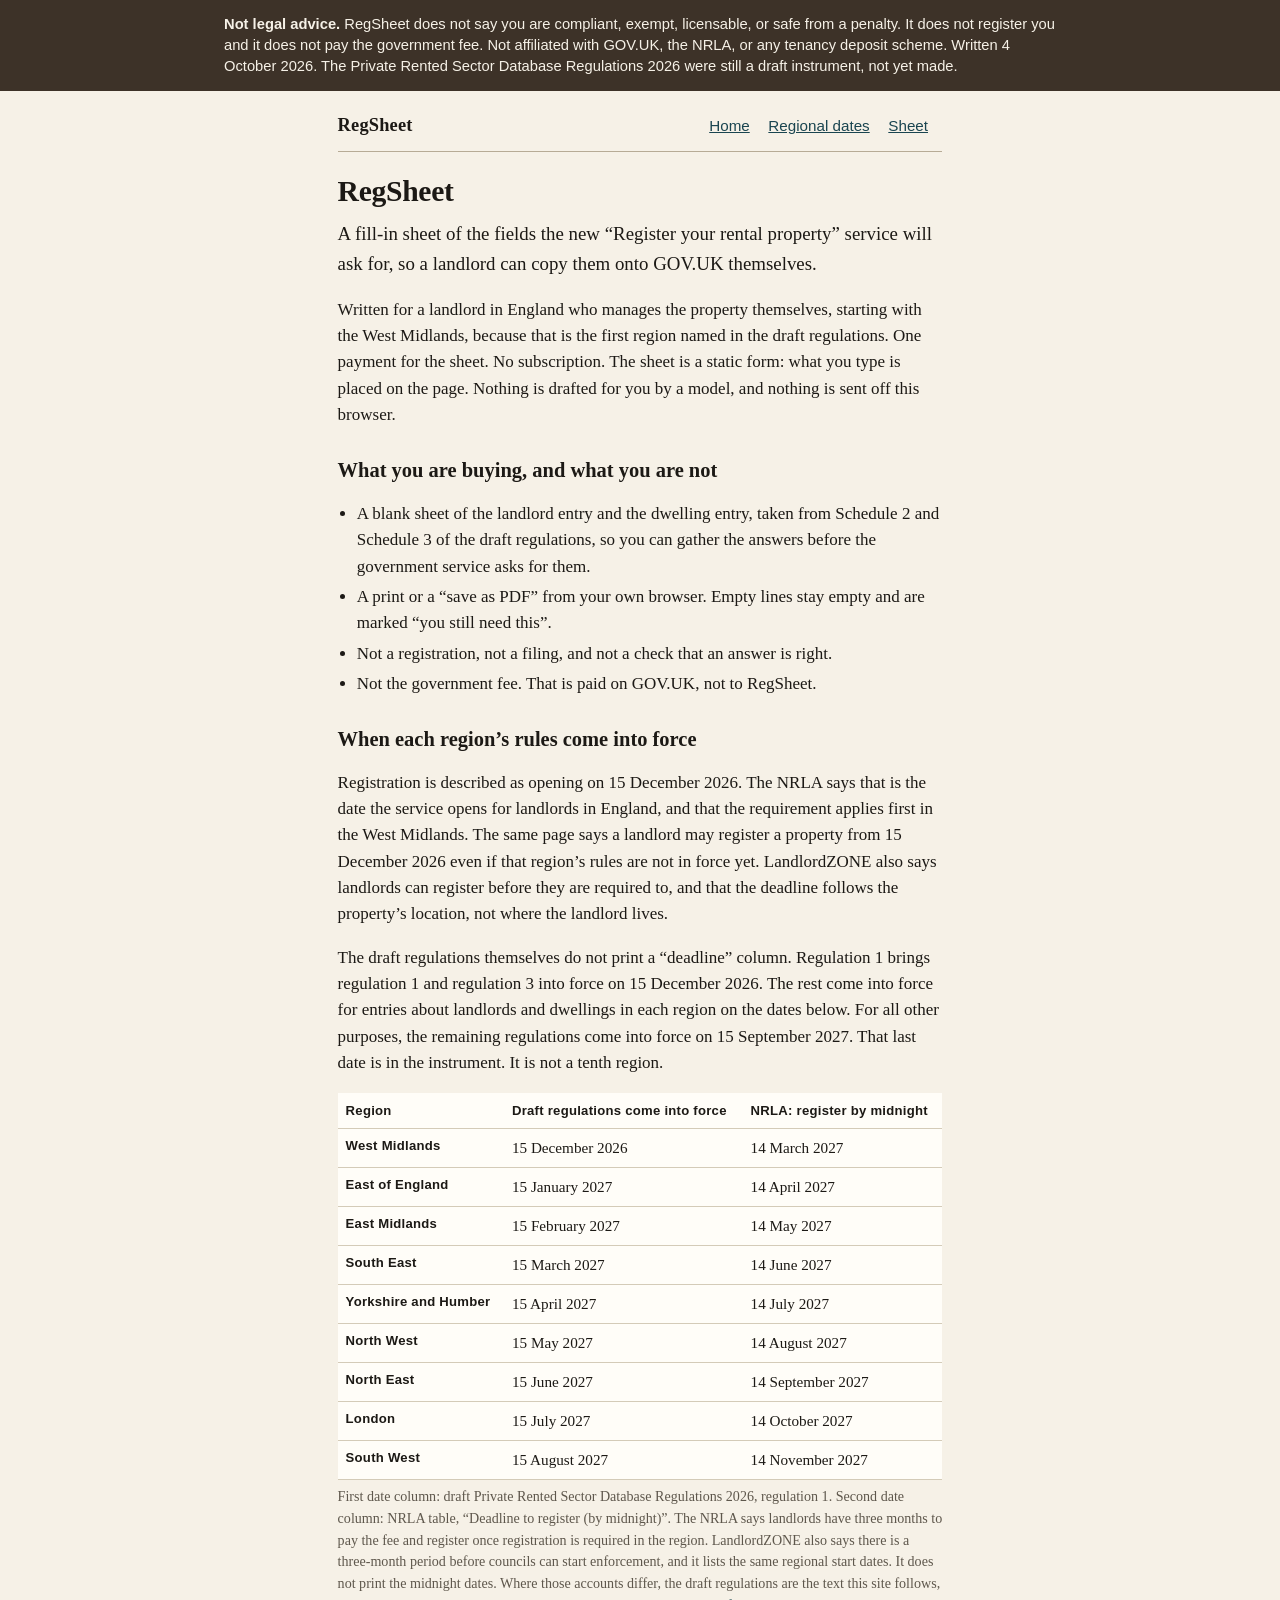
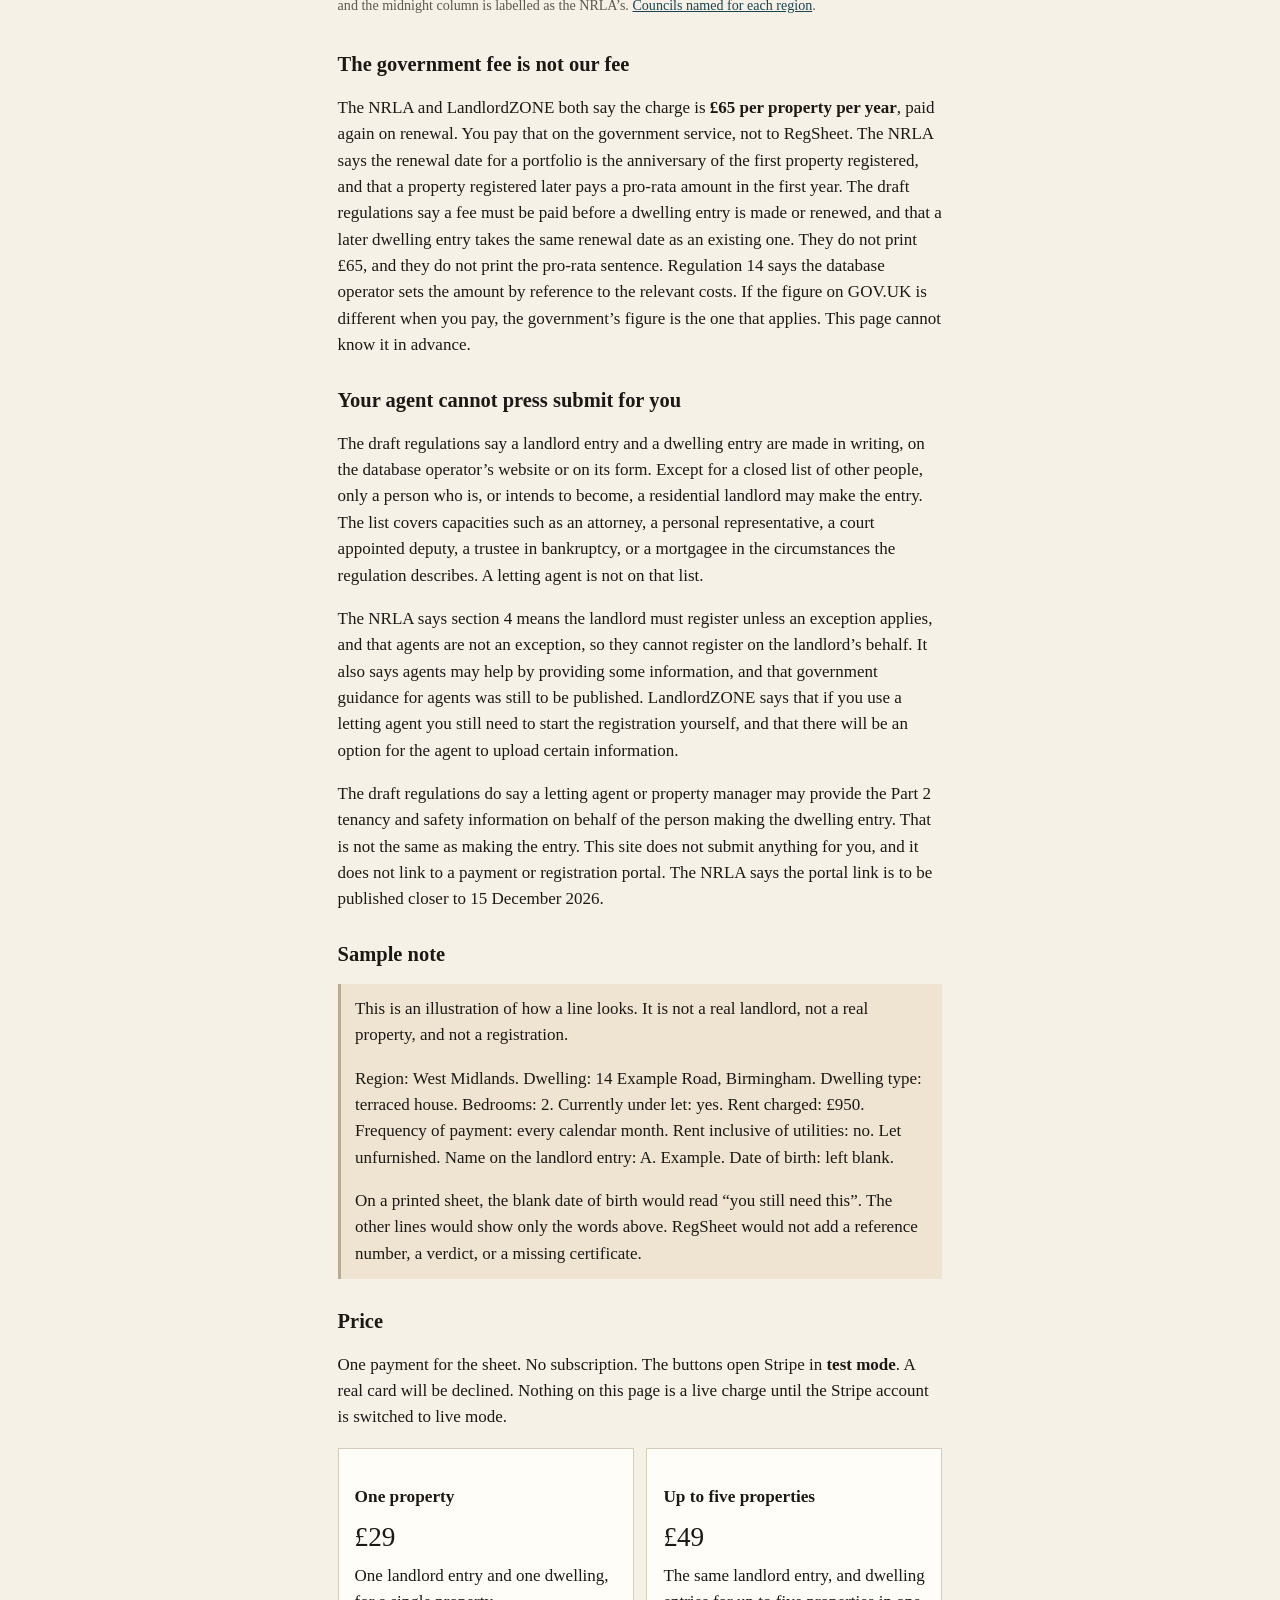
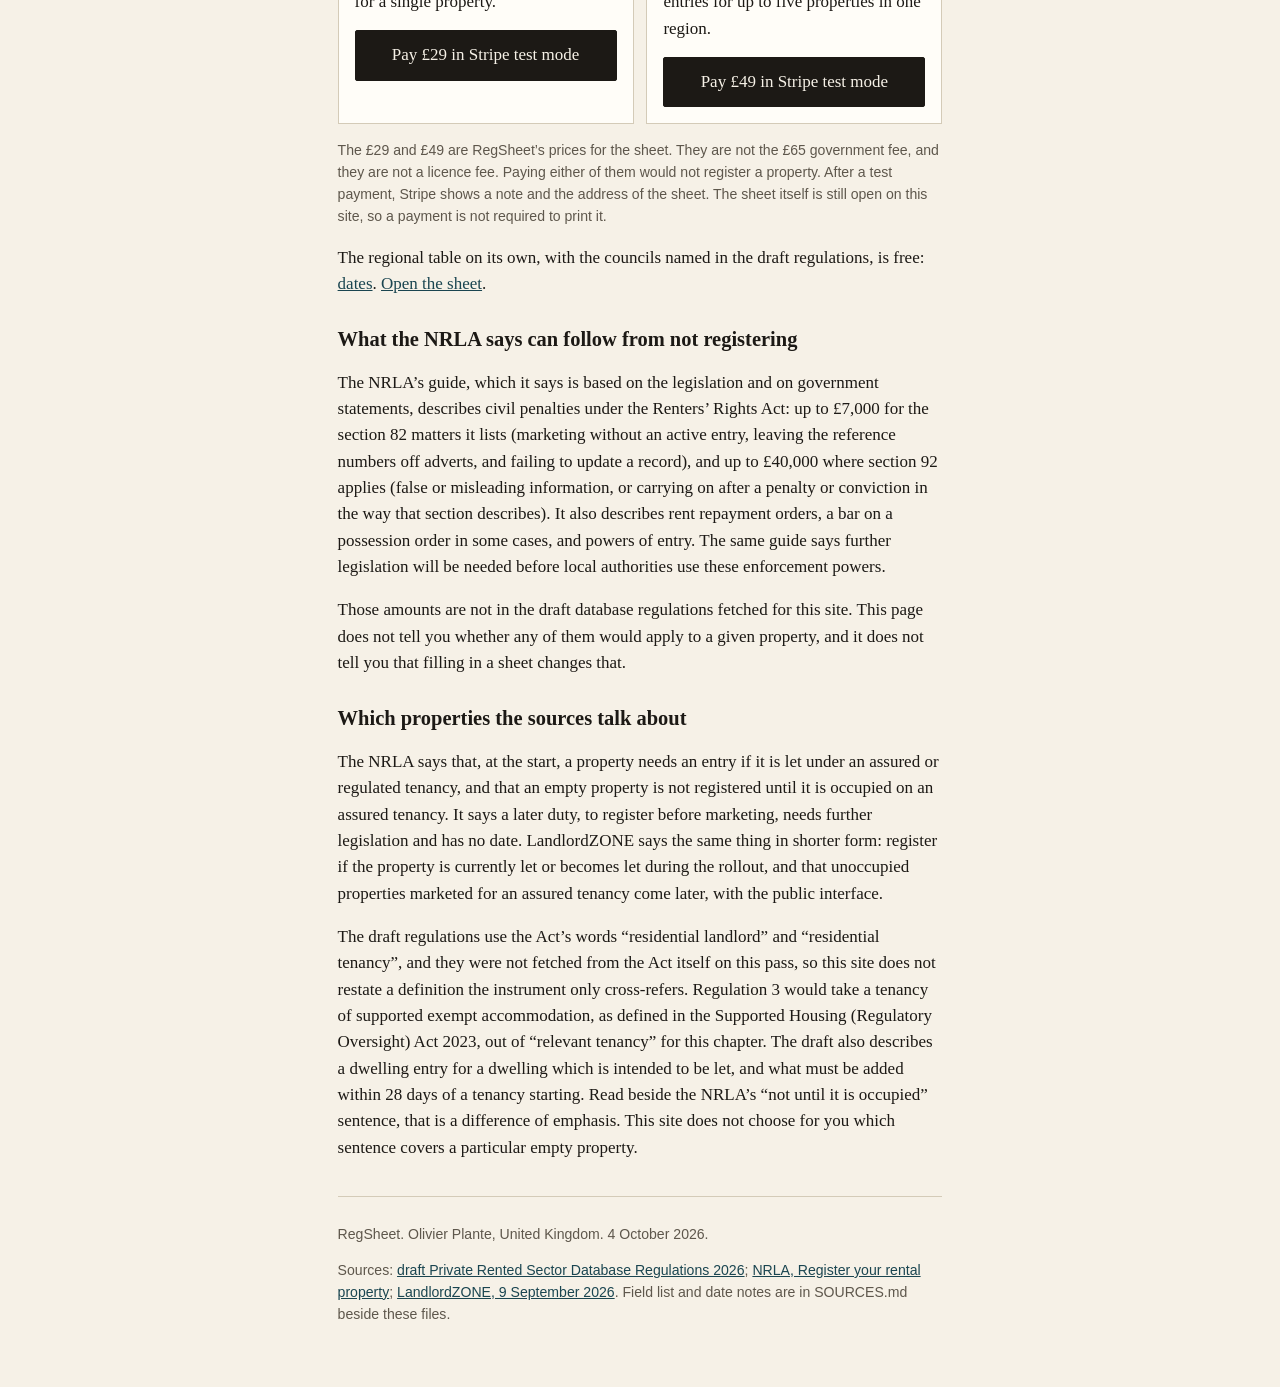
<file: index.html>
<!DOCTYPE html>
<html lang="en-GB">
<head>
  <meta charset="utf-8">
  <meta name="viewport" content="width=device-width, initial-scale=1">
  <title>RegSheet — fields to copy onto the rental register yourself</title>
  <meta name="description" content="A fill-in sheet of the fields the Register your rental property service will ask for, so a landlord in England can copy them onto GOV.UK themselves.">
  <link rel="stylesheet" href="css/site.css">
</head>
<body>
  <div class="banner">
    <p><strong>Not legal advice.</strong> RegSheet does not say you are compliant, exempt, licensable, or safe from a penalty. It does not register you and it does not pay the government fee. Not affiliated with GOV.UK, the NRLA, or any tenancy deposit scheme. Written 4 October 2026. The Private Rented Sector Database Regulations 2026 were still a draft instrument, not yet made.</p>
  </div>
  <div class="wrap">
    <header class="site">
      <a class="word" href="index.html">RegSheet</a>
      <nav>
        <a href="index.html" aria-current="page">Home</a>
        <a href="dates.html">Regional dates</a>
        <a href="sheet.html">Sheet</a>
      </nav>
    </header>

    <h1>RegSheet</h1>
    <p class="lede">A fill-in sheet of the fields the new “Register your rental property” service will ask for, so a landlord can copy them onto GOV.UK themselves.</p>

    <p>Written for a landlord in England who manages the property themselves, starting with the West Midlands, because that is the first region named in the draft regulations. One payment for the sheet. No subscription. The sheet is a static form: what you type is placed on the page. Nothing is drafted for you by a model, and nothing is sent off this browser.</p>

    <h2>What you are buying, and what you are not</h2>
    <ul class="clean">
      <li>A blank sheet of the landlord entry and the dwelling entry, taken from Schedule 2 and Schedule 3 of the draft regulations, so you can gather the answers before the government service asks for them.</li>
      <li>A print or a “save as PDF” from your own browser. Empty lines stay empty and are marked “you still need this”.</li>
      <li>Not a registration, not a filing, and not a check that an answer is right.</li>
      <li>Not the government fee. That is paid on GOV.UK, not to RegSheet.</li>
    </ul>

    <h2>When each region’s rules come into force</h2>
    <p>Registration is described as opening on 15 December 2026. The NRLA says that is the date the service opens for landlords in England, and that the requirement applies first in the West Midlands. The same page says a landlord may register a property from 15 December 2026 even if that region’s rules are not in force yet. LandlordZONE also says landlords can register before they are required to, and that the deadline follows the property’s location, not where the landlord lives.</p>
    <p>The draft regulations themselves do not print a “deadline” column. Regulation 1 brings regulation 1 and regulation 3 into force on 15 December 2026. The rest come into force for entries about landlords and dwellings in each region on the dates below. For all other purposes, the remaining regulations come into force on 15 September 2027. That last date is in the instrument. It is not a tenth region.</p>

    <table>
      <thead>
        <tr>
          <th scope="col">Region</th>
          <th scope="col">Draft regulations come into force</th>
          <th scope="col">NRLA: register by midnight</th>
        </tr>
      </thead>
      <tbody>
        <tr>
          <th scope="row">West Midlands</th>
          <td>15 December 2026</td>
          <td>14 March 2027</td>
        </tr>
        <tr>
          <th scope="row">East of England</th>
          <td>15 January 2027</td>
          <td>14 April 2027</td>
        </tr>
        <tr>
          <th scope="row">East Midlands</th>
          <td>15 February 2027</td>
          <td>14 May 2027</td>
        </tr>
        <tr>
          <th scope="row">South East</th>
          <td>15 March 2027</td>
          <td>14 June 2027</td>
        </tr>
        <tr>
          <th scope="row">Yorkshire and Humber</th>
          <td>15 April 2027</td>
          <td>14 July 2027</td>
        </tr>
        <tr>
          <th scope="row">North West</th>
          <td>15 May 2027</td>
          <td>14 August 2027</td>
        </tr>
        <tr>
          <th scope="row">North East</th>
          <td>15 June 2027</td>
          <td>14 September 2027</td>
        </tr>
        <tr>
          <th scope="row">London</th>
          <td>15 July 2027</td>
          <td>14 October 2027</td>
        </tr>
        <tr>
          <th scope="row">South West</th>
          <td>15 August 2027</td>
          <td>14 November 2027</td>
        </tr>
      </tbody>
      <caption>First date column: draft Private Rented Sector Database Regulations 2026, regulation 1. Second date column: NRLA table, “Deadline to register (by midnight)”. The NRLA says landlords have three months to pay the fee and register once registration is required in the region. LandlordZONE also says there is a three-month period before councils can start enforcement, and it lists the same regional start dates. It does not print the midnight dates. Where those accounts differ, the draft regulations are the text this site follows, and the midnight column is labelled as the NRLA’s. <a href="dates.html">Councils named for each region</a>.</caption>
    </table>

    <h2>The government fee is not our fee</h2>
    <p>The NRLA and LandlordZONE both say the charge is <strong>£65 per property per year</strong>, paid again on renewal. You pay that on the government service, not to RegSheet. The NRLA says the renewal date for a portfolio is the anniversary of the first property registered, and that a property registered later pays a pro-rata amount in the first year. The draft regulations say a fee must be paid before a dwelling entry is made or renewed, and that a later dwelling entry takes the same renewal date as an existing one. They do not print £65, and they do not print the pro-rata sentence. Regulation 14 says the database operator sets the amount by reference to the relevant costs. If the figure on GOV.UK is different when you pay, the government’s figure is the one that applies. This page cannot know it in advance.</p>

    <h2>Your agent cannot press submit for you</h2>
    <p>The draft regulations say a landlord entry and a dwelling entry are made in writing, on the database operator’s website or on its form. Except for a closed list of other people, only a person who is, or intends to become, a residential landlord may make the entry. The list covers capacities such as an attorney, a personal representative, a court appointed deputy, a trustee in bankruptcy, or a mortgagee in the circumstances the regulation describes. A letting agent is not on that list.</p>
    <p>The NRLA says section 4 means the landlord must register unless an exception applies, and that agents are not an exception, so they cannot register on the landlord’s behalf. It also says agents may help by providing some information, and that government guidance for agents was still to be published. LandlordZONE says that if you use a letting agent you still need to start the registration yourself, and that there will be an option for the agent to upload certain information.</p>
    <p>The draft regulations do say a letting agent or property manager may provide the Part 2 tenancy and safety information on behalf of the person making the dwelling entry. That is not the same as making the entry. This site does not submit anything for you, and it does not link to a payment or registration portal. The NRLA says the portal link is to be published closer to 15 December 2026.</p>

    <h2>Sample note</h2>
    <div class="note">
      <p>This is an illustration of how a line looks. It is not a real landlord, not a real property, and not a registration.</p>
      <p>Region: West Midlands. Dwelling: 14 Example Road, Birmingham. Dwelling type: terraced house. Bedrooms: 2. Currently under let: yes. Rent charged: £950. Frequency of payment: every calendar month. Rent inclusive of utilities: no. Let unfurnished. Name on the landlord entry: A. Example. Date of birth: left blank.</p>
      <p>On a printed sheet, the blank date of birth would read “you still need this”. The other lines would show only the words above. RegSheet would not add a reference number, a verdict, or a missing certificate.</p>
    </div>

    <h2>Price</h2>
    <p>One payment for the sheet. No subscription. The buttons open Stripe in <strong>test mode</strong>. A real card will be declined. Nothing on this page is a live charge until the Stripe account is switched to live mode.</p>
    <div class="prices">
      <article class="price">
        <h3>One property</h3>
        <p class="sum">£29</p>
        <p>One landlord entry and one dwelling, for a single property.</p>
        <a class="buy" href="https://buy.stripe.com/test_4gM3cw9SZ1xf2Tr5TTdjO00">Pay £29 in Stripe test mode</a>
      </article>
      <article class="price">
        <h3>Up to five properties</h3>
        <p class="sum">£49</p>
        <p>The same landlord entry, and dwelling entries for up to five properties in one region.</p>
        <a class="buy" href="https://buy.stripe.com/test_9B68wQfdj7VDeC96XXdjO01">Pay £49 in Stripe test mode</a>
      </article>
    </div>
    <p class="small">The £29 and £49 are RegSheet’s prices for the sheet. They are not the £65 government fee, and they are not a licence fee. Paying either of them would not register a property. After a test payment, Stripe shows a note and the address of the sheet. The sheet itself is still open on this site, so a payment is not required to print it.</p>
    <p>The regional table on its own, with the councils named in the draft regulations, is free: <a href="dates.html">dates</a>. <a href="sheet.html">Open the sheet</a>.</p>

    <h2>What the NRLA says can follow from not registering</h2>
    <p>The NRLA’s guide, which it says is based on the legislation and on government statements, describes civil penalties under the Renters’ Rights Act: up to £7,000 for the section 82 matters it lists (marketing without an active entry, leaving the reference numbers off adverts, and failing to update a record), and up to £40,000 where section 92 applies (false or misleading information, or carrying on after a penalty or conviction in the way that section describes). It also describes rent repayment orders, a bar on a possession order in some cases, and powers of entry. The same guide says further legislation will be needed before local authorities use these enforcement powers.</p>
    <p>Those amounts are not in the draft database regulations fetched for this site. This page does not tell you whether any of them would apply to a given property, and it does not tell you that filling in a sheet changes that.</p>

    <h2>Which properties the sources talk about</h2>
    <p>The NRLA says that, at the start, a property needs an entry if it is let under an assured or regulated tenancy, and that an empty property is not registered until it is occupied on an assured tenancy. It says a later duty, to register before marketing, needs further legislation and has no date. LandlordZONE says the same thing in shorter form: register if the property is currently let or becomes let during the rollout, and that unoccupied properties marketed for an assured tenancy come later, with the public interface.</p>
    <p>The draft regulations use the Act’s words “residential landlord” and “residential tenancy”, and they were not fetched from the Act itself on this pass, so this site does not restate a definition the instrument only cross-refers. Regulation 3 would take a tenancy of supported exempt accommodation, as defined in the Supported Housing (Regulatory Oversight) Act 2023, out of “relevant tenancy” for this chapter. The draft also describes a dwelling entry for a dwelling which is intended to be let, and what must be added within 28 days of a tenancy starting. Read beside the NRLA’s “not until it is occupied” sentence, that is a difference of emphasis. This site does not choose for you which sentence covers a particular empty property.</p>

    <footer class="site">
      <p>RegSheet. Olivier Plante, United Kingdom. 4 October 2026.</p>
      <p class="src">Sources: <a href="https://www.legislation.gov.uk/ukdsi/2026/9780348286861">draft Private Rented Sector Database Regulations 2026</a>; <a href="https://www.nrla.org.uk/resources/renters-rights/landlord-database-register-your-rental-property-service">NRLA, Register your rental property</a>; <a href="https://www.landlordzone.co.uk/news/landlord-database-to-roll-out-in-december-with-ps65-fee">LandlordZONE, 9 September 2026</a>. Field list and date notes are in SOURCES.md beside these files.</p>
    </footer>
  </div>
</body>
</html>
</file>
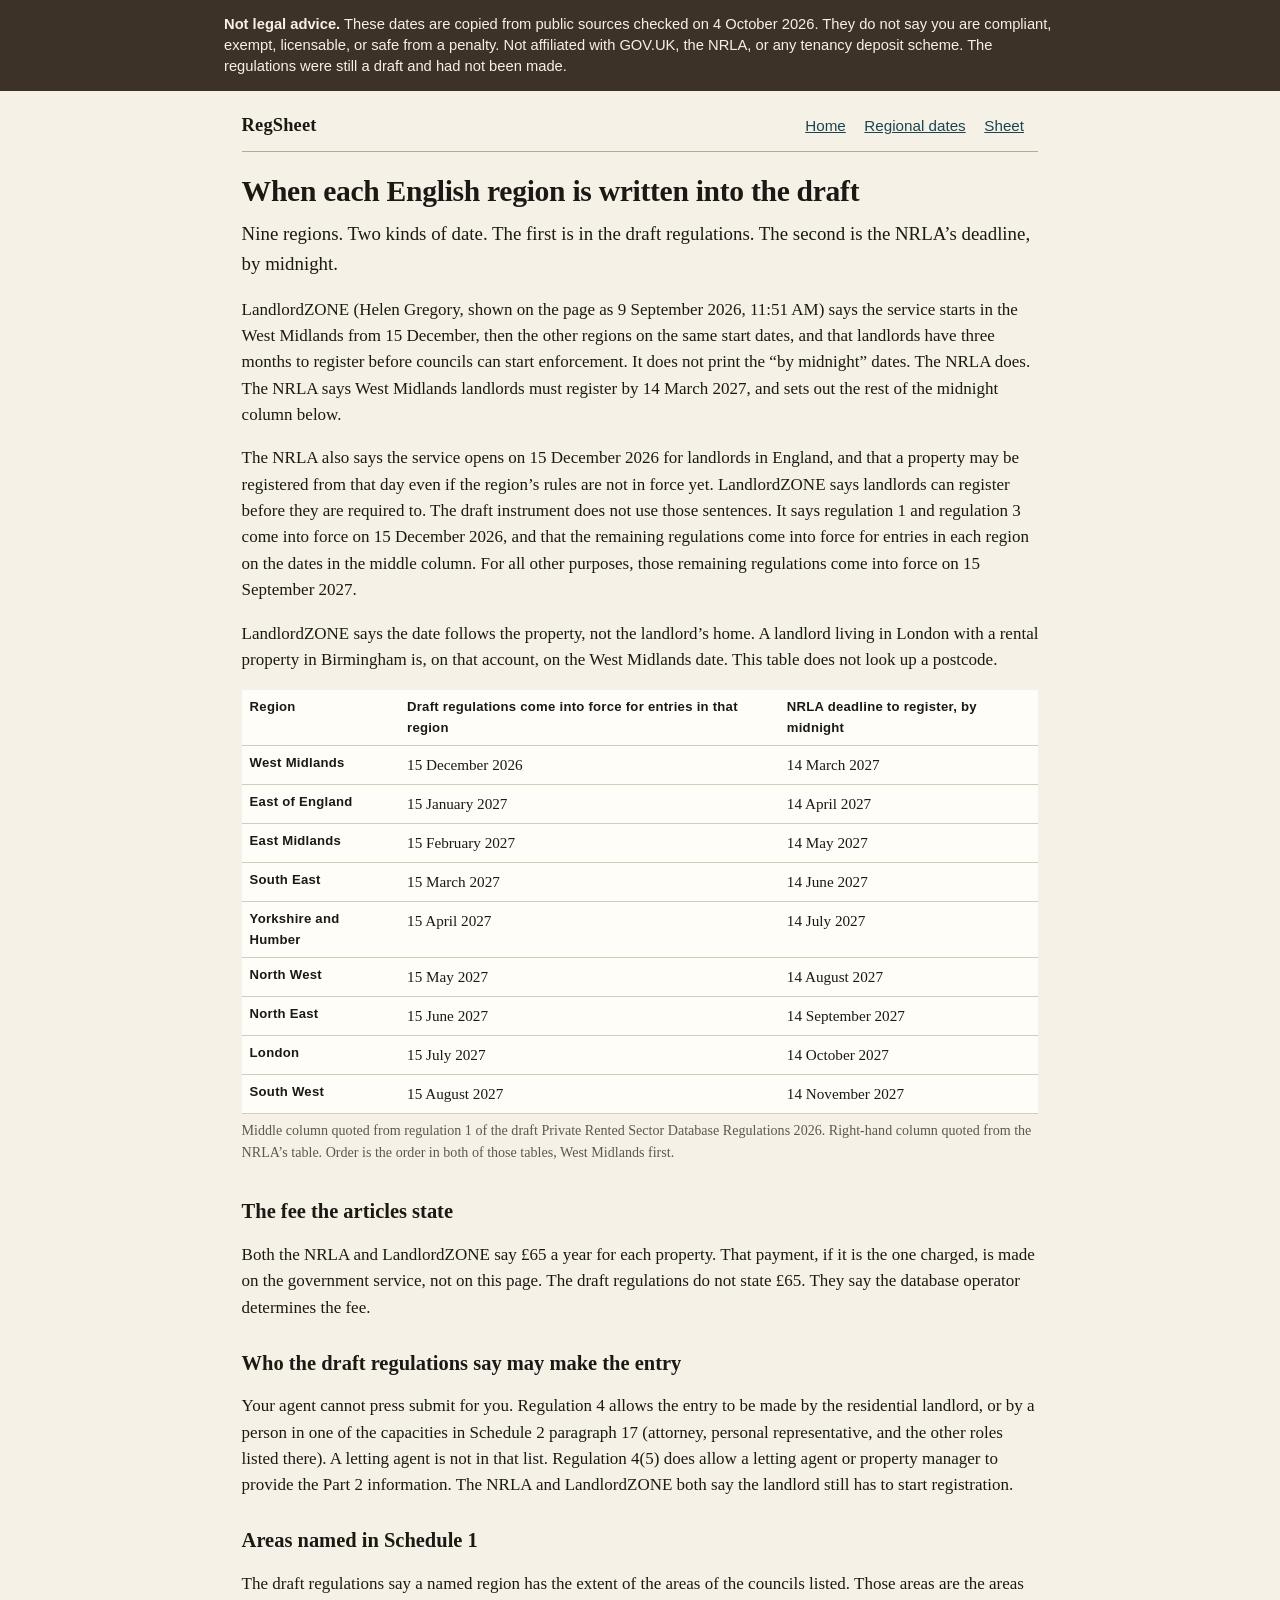
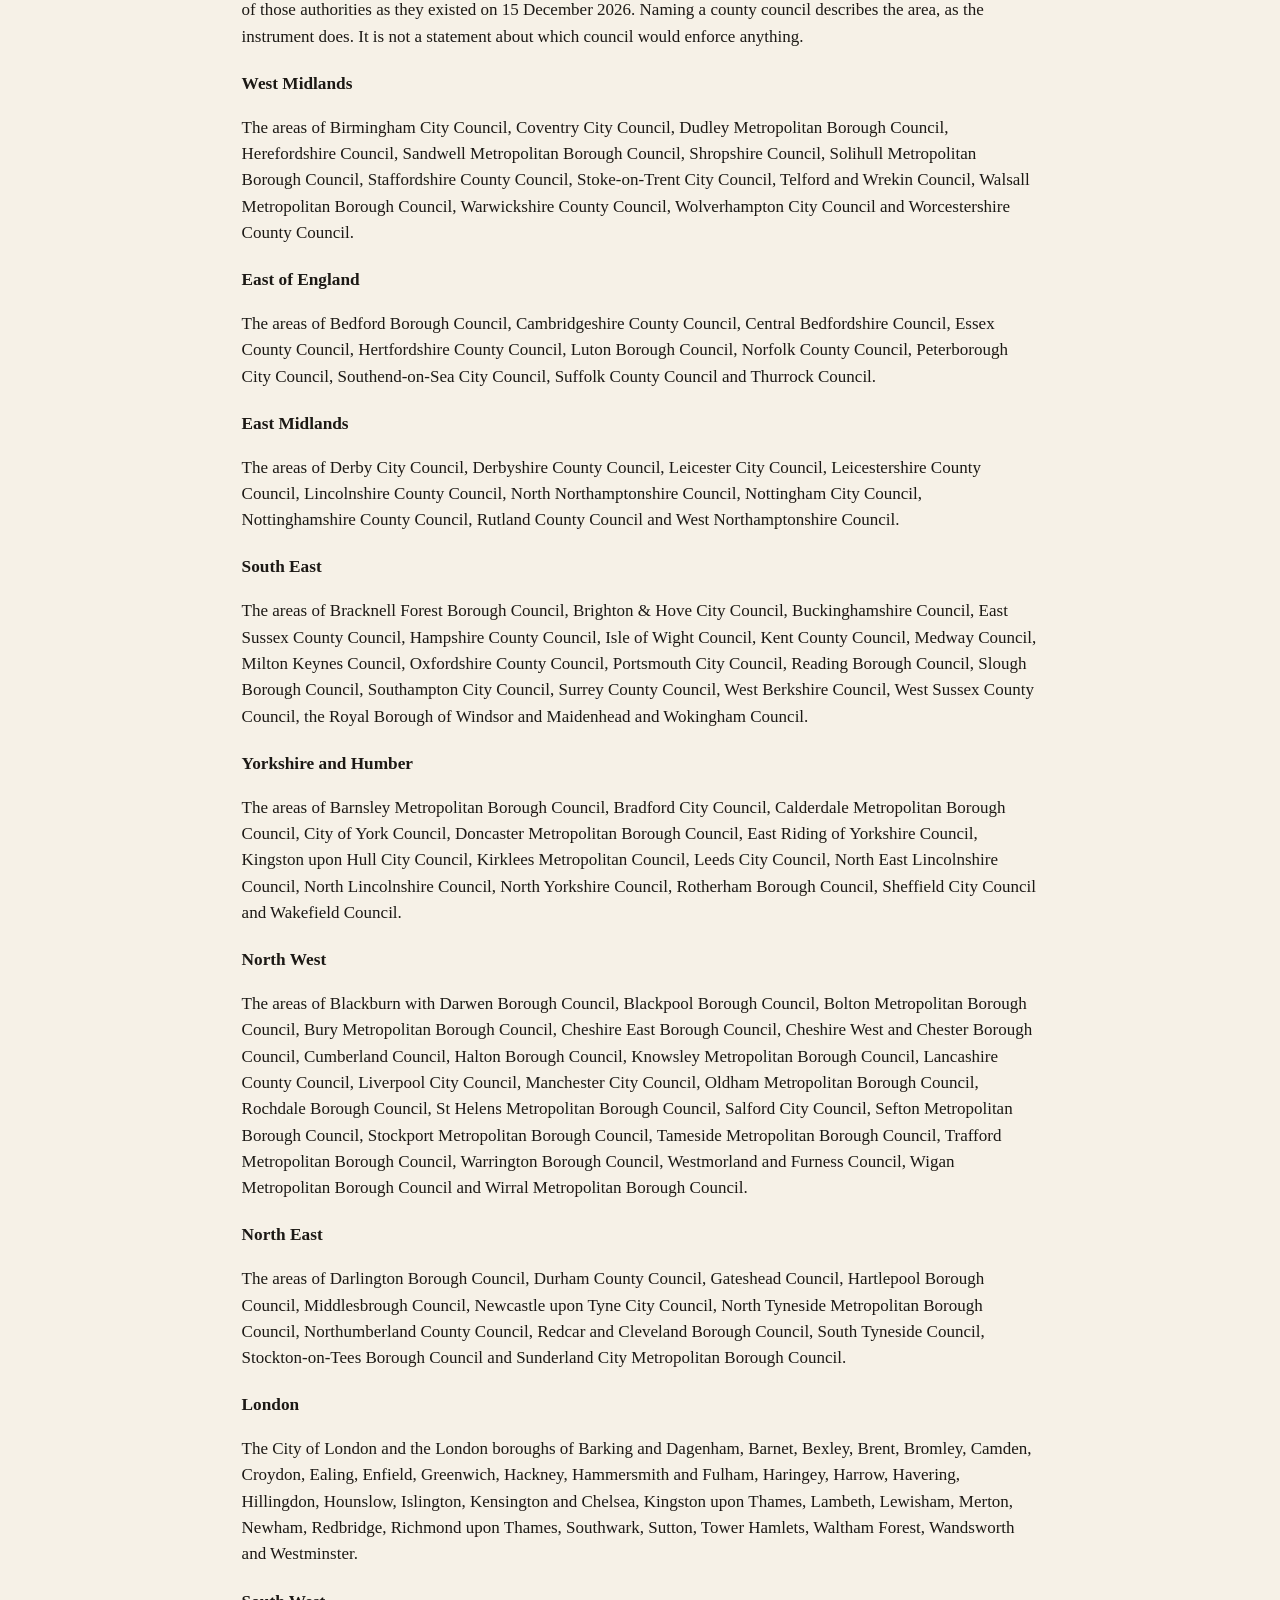
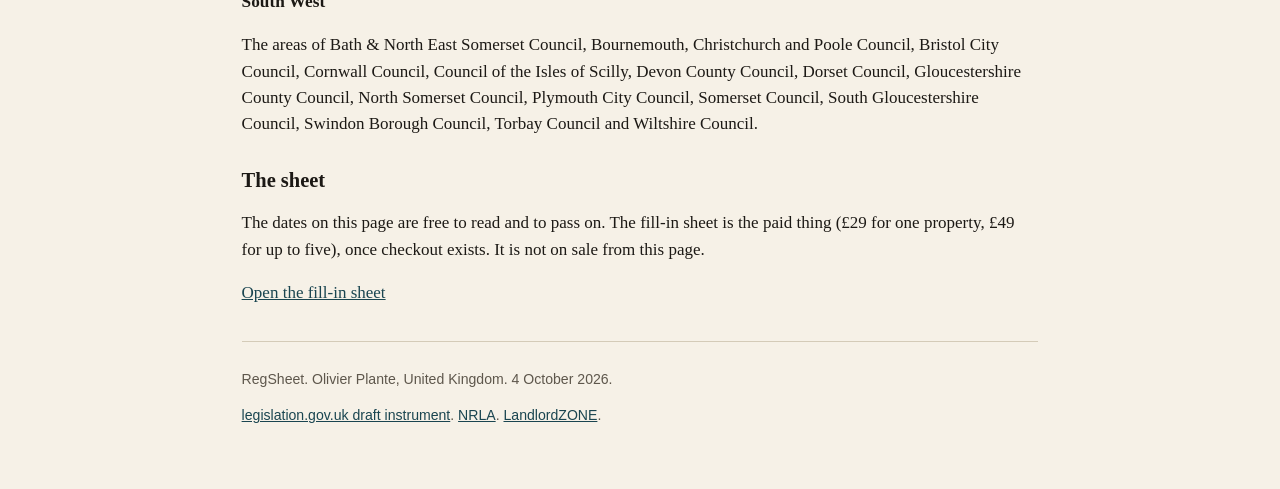
<file: dates.html>
<!DOCTYPE html>
<html lang="en-GB">
<head>
  <meta charset="utf-8">
  <meta name="viewport" content="width=device-width, initial-scale=1">
  <title>Regional dates — RegSheet</title>
  <meta name="description" content="Regional coming-into-force dates from the draft Private Rented Sector Database Regulations 2026, and the NRLA’s midnight deadlines.">
  <link rel="stylesheet" href="css/site.css">
</head>
<body>
  <div class="banner">
    <p><strong>Not legal advice.</strong> These dates are copied from public sources checked on 4 October 2026. They do not say you are compliant, exempt, licensable, or safe from a penalty. Not affiliated with GOV.UK, the NRLA, or any tenancy deposit scheme. The regulations were still a draft and had not been made.</p>
  </div>
  <div class="wrap wide">
    <header class="site">
      <a class="word" href="index.html">RegSheet</a>
      <nav>
        <a href="index.html">Home</a>
        <a href="dates.html" aria-current="page">Regional dates</a>
        <a href="sheet.html">Sheet</a>
      </nav>
    </header>

    <h1>When each English region is written into the draft</h1>
    <p class="lede">Nine regions. Two kinds of date. The first is in the draft regulations. The second is the NRLA’s deadline, by midnight.</p>

    <p>LandlordZONE (Helen Gregory, shown on the page as 9 September 2026, 11:51 AM) says the service starts in the West Midlands from 15 December, then the other regions on the same start dates, and that landlords have three months to register before councils can start enforcement. It does not print the “by midnight” dates. The NRLA does. The NRLA says West Midlands landlords must register by 14 March 2027, and sets out the rest of the midnight column below.</p>
    <p>The NRLA also says the service opens on 15 December 2026 for landlords in England, and that a property may be registered from that day even if the region’s rules are not in force yet. LandlordZONE says landlords can register before they are required to. The draft instrument does not use those sentences. It says regulation 1 and regulation 3 come into force on 15 December 2026, and that the remaining regulations come into force for entries in each region on the dates in the middle column. For all other purposes, those remaining regulations come into force on 15 September 2027.</p>
    <p>LandlordZONE says the date follows the property, not the landlord’s home. A landlord living in London with a rental property in Birmingham is, on that account, on the West Midlands date. This table does not look up a postcode.</p>

    <table>
      <thead>
        <tr>
          <th scope="col">Region</th>
          <th scope="col">Draft regulations come into force for entries in that region</th>
          <th scope="col">NRLA deadline to register, by midnight</th>
        </tr>
      </thead>
      <tbody>
        <tr>
          <th scope="row">West Midlands</th>
          <td>15 December 2026</td>
          <td>14 March 2027</td>
        </tr>
        <tr>
          <th scope="row">East of England</th>
          <td>15 January 2027</td>
          <td>14 April 2027</td>
        </tr>
        <tr>
          <th scope="row">East Midlands</th>
          <td>15 February 2027</td>
          <td>14 May 2027</td>
        </tr>
        <tr>
          <th scope="row">South East</th>
          <td>15 March 2027</td>
          <td>14 June 2027</td>
        </tr>
        <tr>
          <th scope="row">Yorkshire and Humber</th>
          <td>15 April 2027</td>
          <td>14 July 2027</td>
        </tr>
        <tr>
          <th scope="row">North West</th>
          <td>15 May 2027</td>
          <td>14 August 2027</td>
        </tr>
        <tr>
          <th scope="row">North East</th>
          <td>15 June 2027</td>
          <td>14 September 2027</td>
        </tr>
        <tr>
          <th scope="row">London</th>
          <td>15 July 2027</td>
          <td>14 October 2027</td>
        </tr>
        <tr>
          <th scope="row">South West</th>
          <td>15 August 2027</td>
          <td>14 November 2027</td>
        </tr>
      </tbody>
      <caption>Middle column quoted from regulation 1 of the draft Private Rented Sector Database Regulations 2026. Right-hand column quoted from the NRLA’s table. Order is the order in both of those tables, West Midlands first.</caption>
    </table>

    <h2>The fee the articles state</h2>
    <p>Both the NRLA and LandlordZONE say £65 a year for each property. That payment, if it is the one charged, is made on the government service, not on this page. The draft regulations do not state £65. They say the database operator determines the fee.</p>

    <h2>Who the draft regulations say may make the entry</h2>
    <p>Your agent cannot press submit for you. Regulation 4 allows the entry to be made by the residential landlord, or by a person in one of the capacities in Schedule 2 paragraph 17 (attorney, personal representative, and the other roles listed there). A letting agent is not in that list. Regulation 4(5) does allow a letting agent or property manager to provide the Part 2 information. The NRLA and LandlordZONE both say the landlord still has to start registration.</p>

    <h2>Areas named in Schedule 1</h2>
    <p>The draft regulations say a named region has the extent of the areas of the councils listed. Those areas are the areas of those authorities as they existed on 15 December 2026. Naming a county council describes the area, as the instrument does. It is not a statement about which council would enforce anything.</p>

    <h3>West Midlands</h3>
    <p>The areas of Birmingham City Council, Coventry City Council, Dudley Metropolitan Borough Council, Herefordshire Council, Sandwell Metropolitan Borough Council, Shropshire Council, Solihull Metropolitan Borough Council, Staffordshire County Council, Stoke-on-Trent City Council, Telford and Wrekin Council, Walsall Metropolitan Borough Council, Warwickshire County Council, Wolverhampton City Council and Worcestershire County Council.</p>

    <h3>East of England</h3>
    <p>The areas of Bedford Borough Council, Cambridgeshire County Council, Central Bedfordshire Council, Essex County Council, Hertfordshire County Council, Luton Borough Council, Norfolk County Council, Peterborough City Council, Southend-on-Sea City Council, Suffolk County Council and Thurrock Council.</p>

    <h3>East Midlands</h3>
    <p>The areas of Derby City Council, Derbyshire County Council, Leicester City Council, Leicestershire County Council, Lincolnshire County Council, North Northamptonshire Council, Nottingham City Council, Nottinghamshire County Council, Rutland County Council and West Northamptonshire Council.</p>

    <h3>South East</h3>
    <p>The areas of Bracknell Forest Borough Council, Brighton &amp; Hove City Council, Buckinghamshire Council, East Sussex County Council, Hampshire County Council, Isle of Wight Council, Kent County Council, Medway Council, Milton Keynes Council, Oxfordshire County Council, Portsmouth City Council, Reading Borough Council, Slough Borough Council, Southampton City Council, Surrey County Council, West Berkshire Council, West Sussex County Council, the Royal Borough of Windsor and Maidenhead and Wokingham Council.</p>

    <h3>Yorkshire and Humber</h3>
    <p>The areas of Barnsley Metropolitan Borough Council, Bradford City Council, Calderdale Metropolitan Borough Council, City of York Council, Doncaster Metropolitan Borough Council, East Riding of Yorkshire Council, Kingston upon Hull City Council, Kirklees Metropolitan Council, Leeds City Council, North East Lincolnshire Council, North Lincolnshire Council, North Yorkshire Council, Rotherham Borough Council, Sheffield City Council and Wakefield Council.</p>

    <h3>North West</h3>
    <p>The areas of Blackburn with Darwen Borough Council, Blackpool Borough Council, Bolton Metropolitan Borough Council, Bury Metropolitan Borough Council, Cheshire East Borough Council, Cheshire West and Chester Borough Council, Cumberland Council, Halton Borough Council, Knowsley Metropolitan Borough Council, Lancashire County Council, Liverpool City Council, Manchester City Council, Oldham Metropolitan Borough Council, Rochdale Borough Council, St Helens Metropolitan Borough Council, Salford City Council, Sefton Metropolitan Borough Council, Stockport Metropolitan Borough Council, Tameside Metropolitan Borough Council, Trafford Metropolitan Borough Council, Warrington Borough Council, Westmorland and Furness Council, Wigan Metropolitan Borough Council and Wirral Metropolitan Borough Council.</p>

    <h3>North East</h3>
    <p>The areas of Darlington Borough Council, Durham County Council, Gateshead Council, Hartlepool Borough Council, Middlesbrough Council, Newcastle upon Tyne City Council, North Tyneside Metropolitan Borough Council, Northumberland County Council, Redcar and Cleveland Borough Council, South Tyneside Council, Stockton-on-Tees Borough Council and Sunderland City Metropolitan Borough Council.</p>

    <h3>London</h3>
    <p>The City of London and the London boroughs of Barking and Dagenham, Barnet, Bexley, Brent, Bromley, Camden, Croydon, Ealing, Enfield, Greenwich, Hackney, Hammersmith and Fulham, Haringey, Harrow, Havering, Hillingdon, Hounslow, Islington, Kensington and Chelsea, Kingston upon Thames, Lambeth, Lewisham, Merton, Newham, Redbridge, Richmond upon Thames, Southwark, Sutton, Tower Hamlets, Waltham Forest, Wandsworth and Westminster.</p>

    <h3>South West</h3>
    <p>The areas of Bath &amp; North East Somerset Council, Bournemouth, Christchurch and Poole Council, Bristol City Council, Cornwall Council, Council of the Isles of Scilly, Devon County Council, Dorset Council, Gloucestershire County Council, North Somerset Council, Plymouth City Council, Somerset Council, South Gloucestershire Council, Swindon Borough Council, Torbay Council and Wiltshire Council.</p>

    <h2>The sheet</h2>
    <p>The dates on this page are free to read and to pass on. The fill-in sheet is the paid thing (£29 for one property, £49 for up to five), once checkout exists. It is not on sale from this page.</p>
    <p><a href="sheet.html">Open the fill-in sheet</a></p>

    <footer class="site">
      <p>RegSheet. Olivier Plante, United Kingdom. 4 October 2026.</p>
      <p class="src"><a href="https://www.legislation.gov.uk/ukdsi/2026/9780348286861">legislation.gov.uk draft instrument</a>. <a href="https://www.nrla.org.uk/resources/renters-rights/landlord-database-register-your-rental-property-service">NRLA</a>. <a href="https://www.landlordzone.co.uk/news/landlord-database-to-roll-out-in-december-with-ps65-fee">LandlordZONE</a>.</p>
    </footer>
  </div>
</body>
</html>
</file>
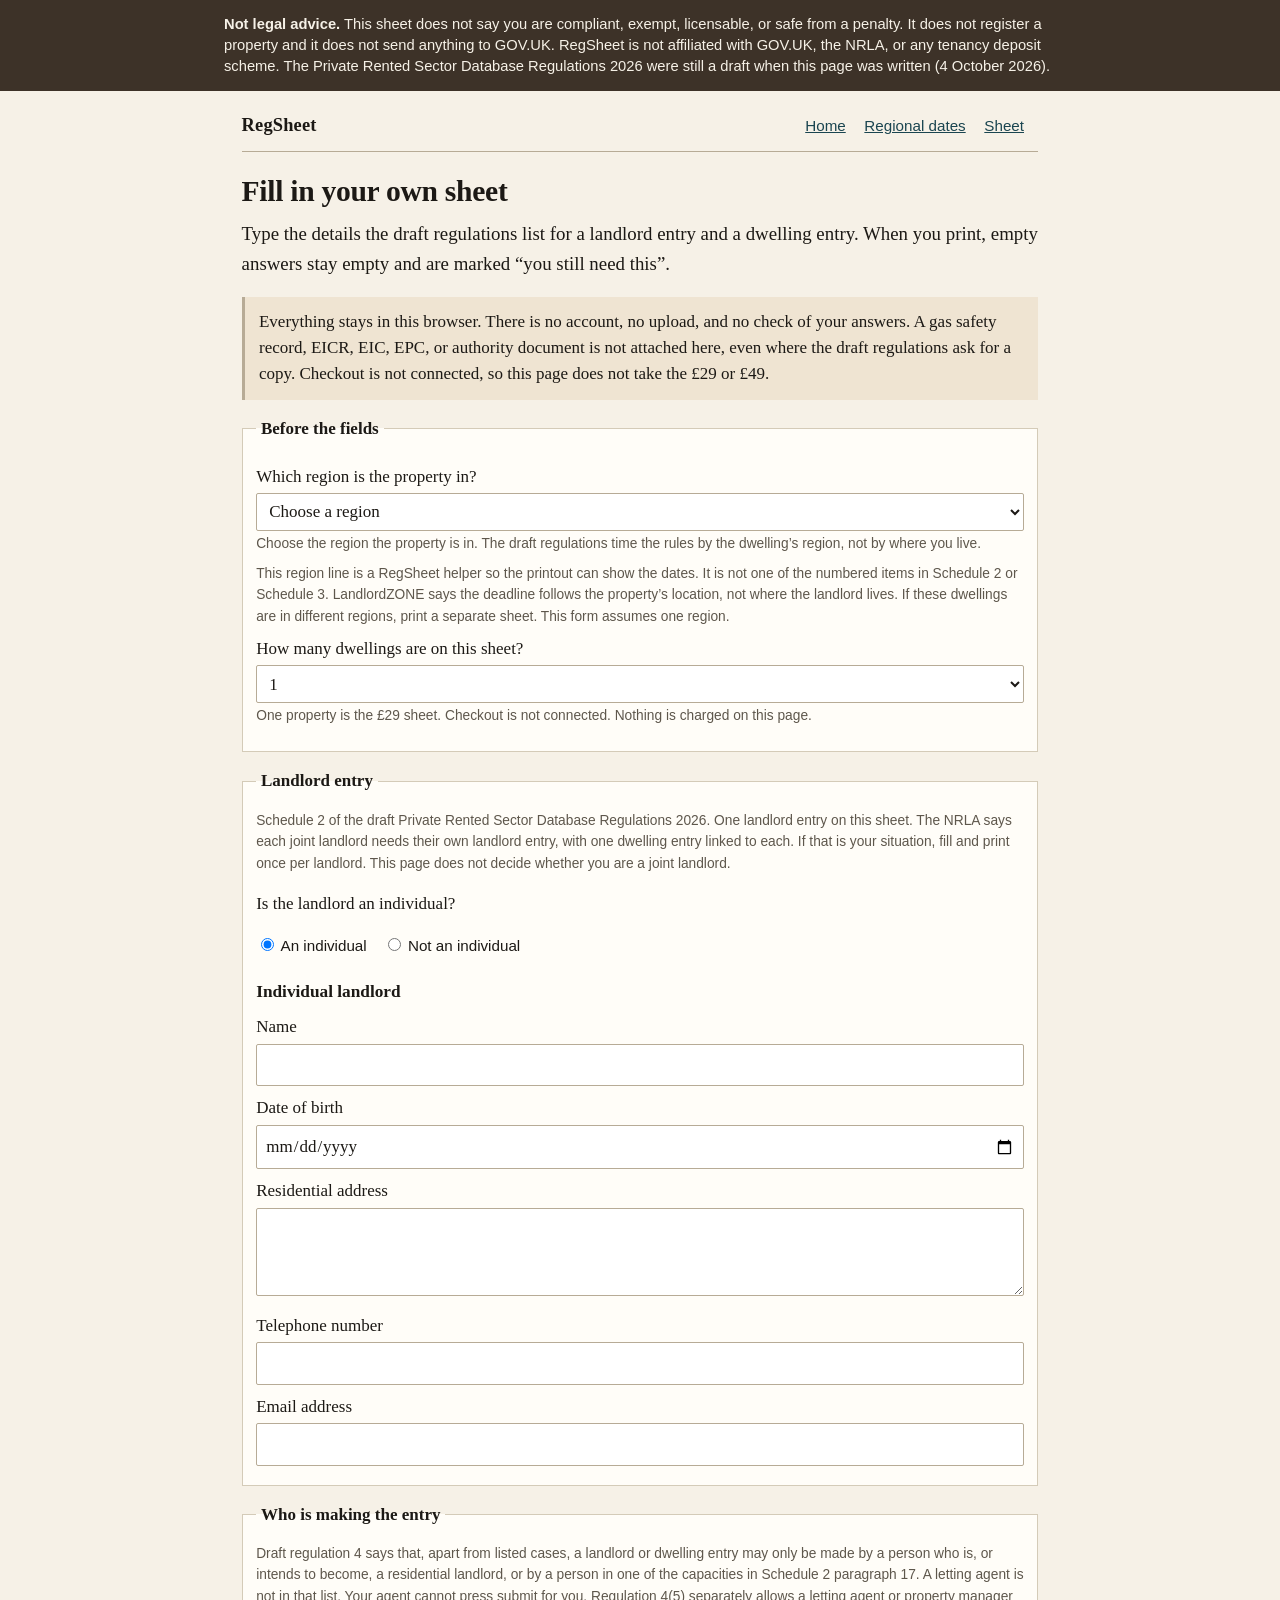
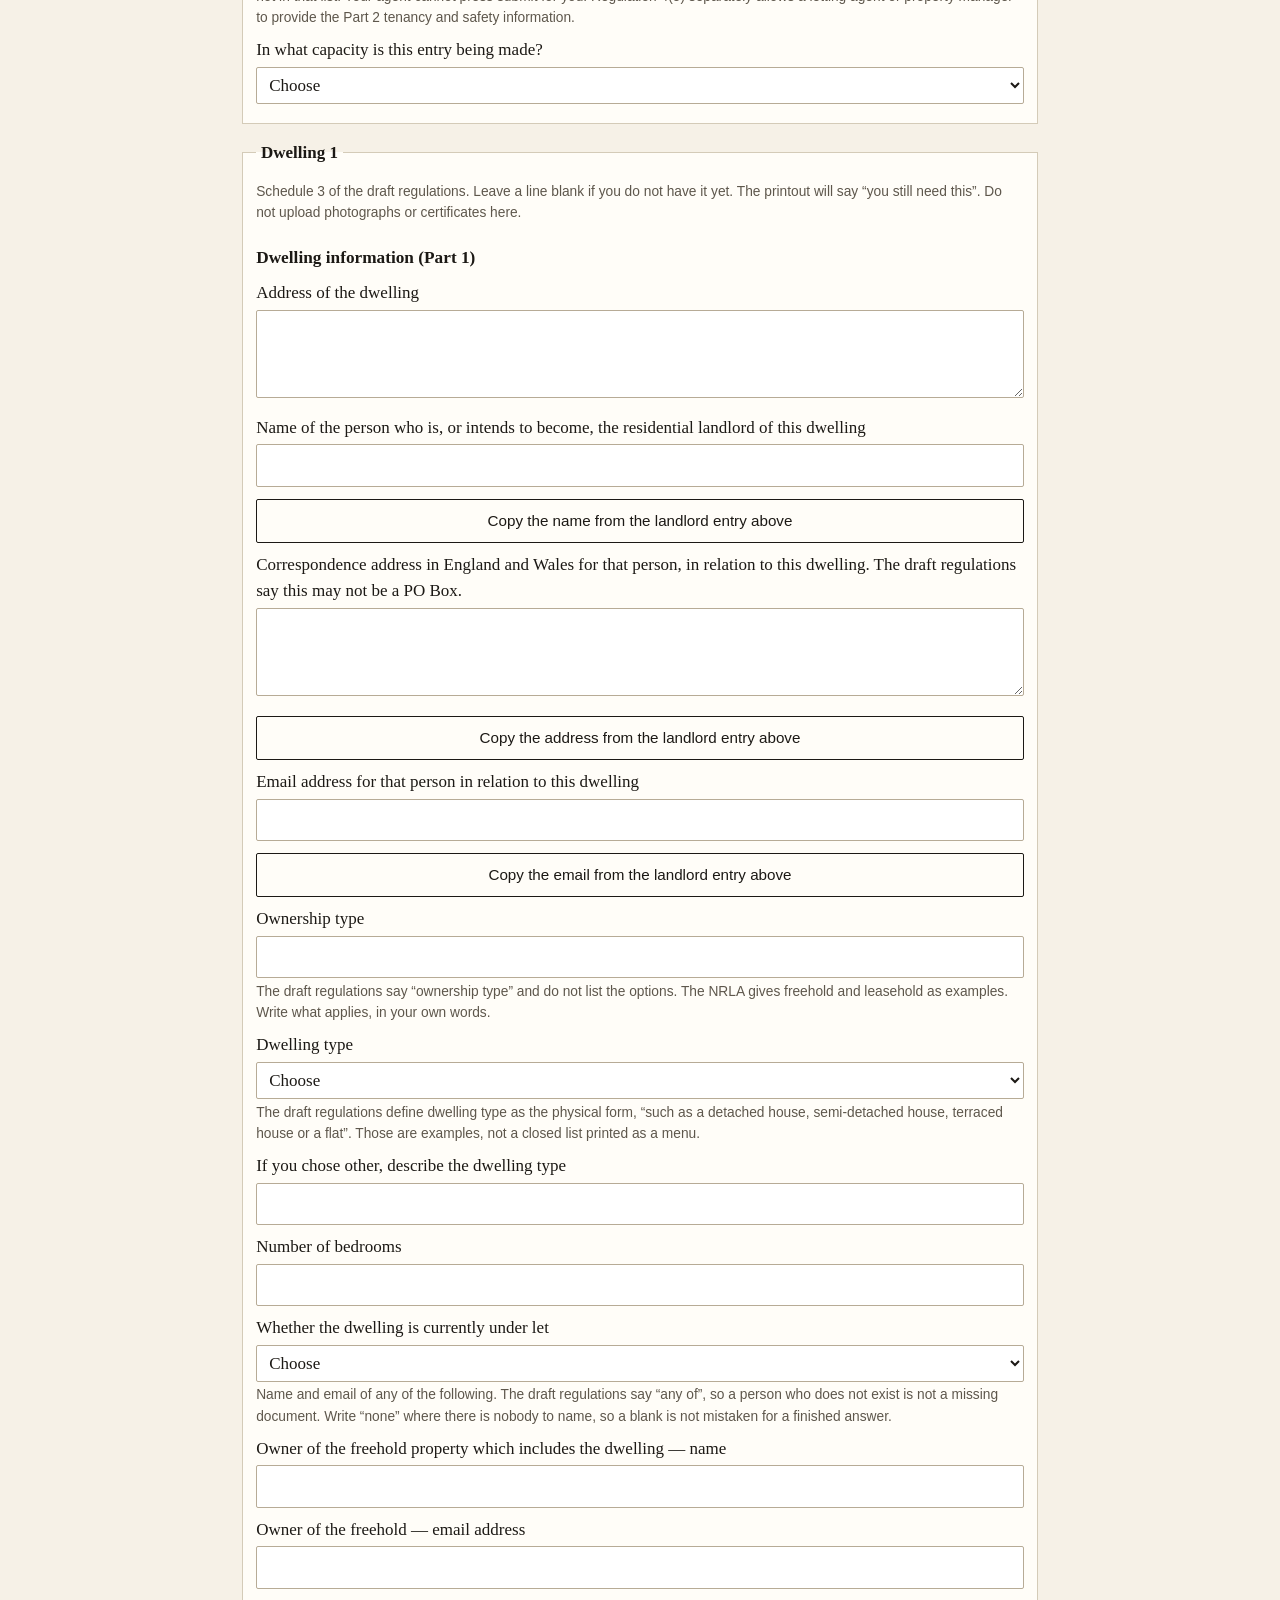
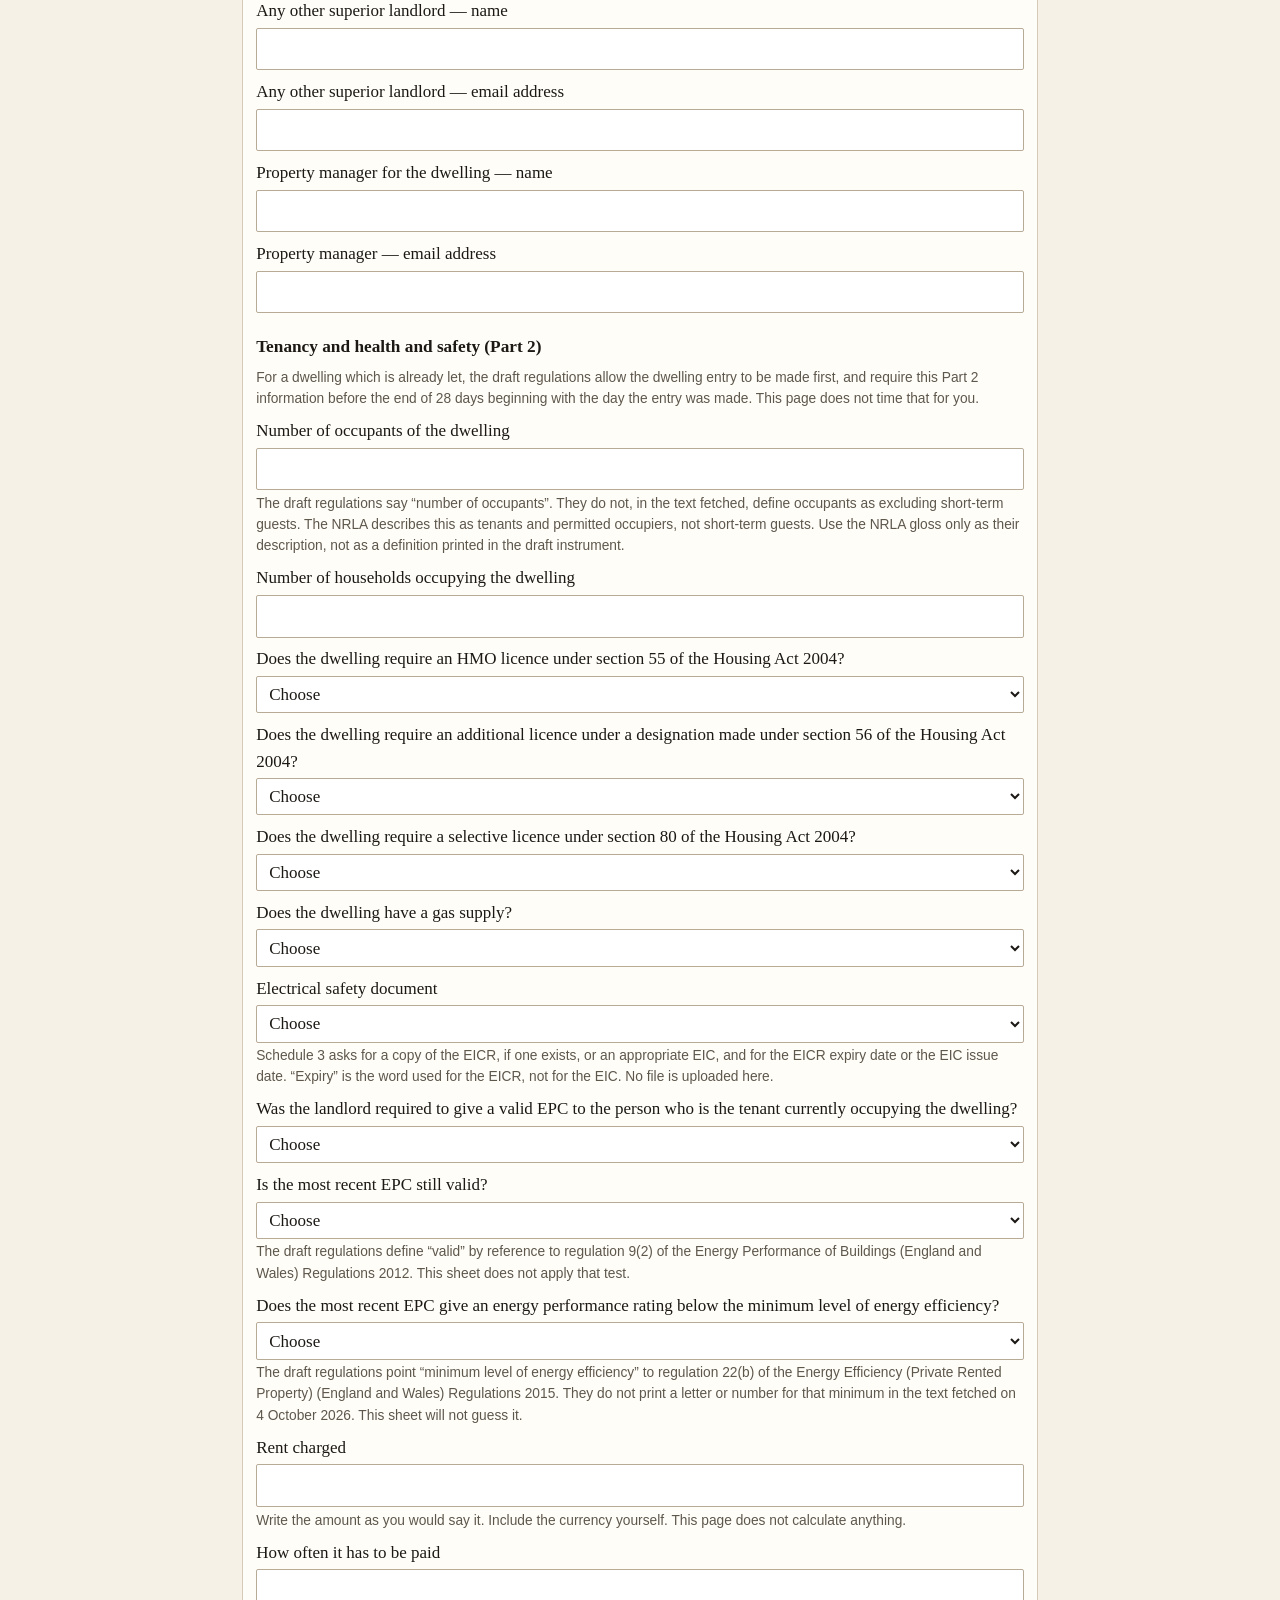
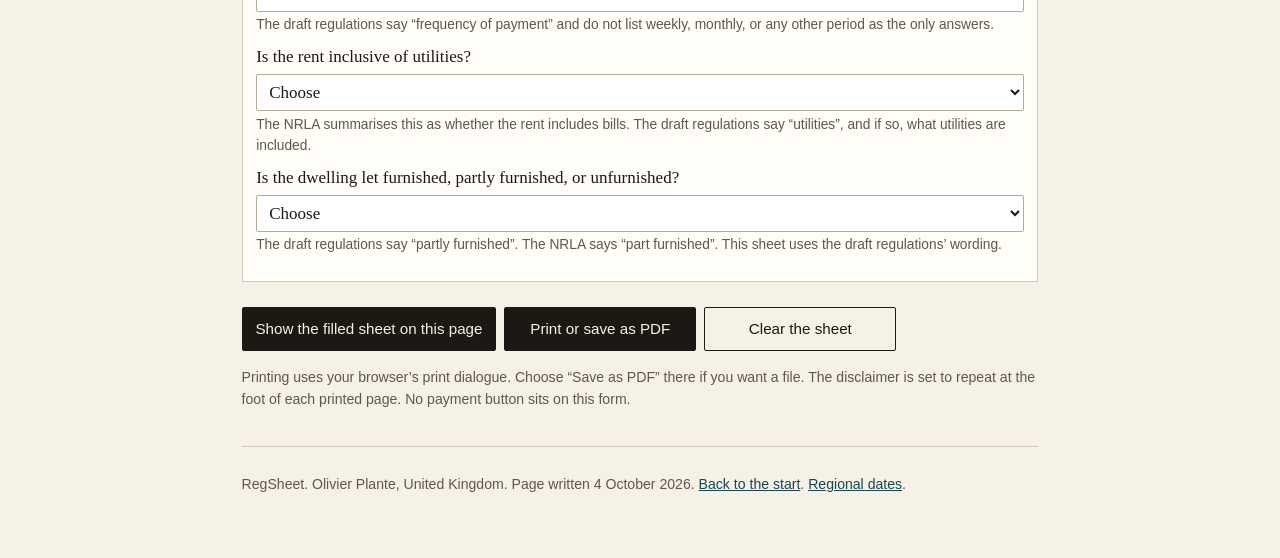
<file: sheet.html>
<!DOCTYPE html>
<html lang="en-GB">
<head>
  <meta charset="utf-8">
  <meta name="viewport" content="width=device-width, initial-scale=1">
  <title>Fill in your sheet — RegSheet</title>
  <meta name="description" content="A private fill-in sheet of fields described for the Register your rental property service. Not a registration. Not legal advice.">
  <link rel="stylesheet" href="css/site.css">
</head>
<body>
  <div class="banner">
    <p><strong>Not legal advice.</strong> This sheet does not say you are compliant, exempt, licensable, or safe from a penalty. It does not register a property and it does not send anything to GOV.UK. RegSheet is not affiliated with GOV.UK, the NRLA, or any tenancy deposit scheme. The Private Rented Sector Database Regulations 2026 were still a draft when this page was written (4 October 2026).</p>
  </div>
  <div class="wrap wide">
    <header class="site">
      <a class="word" href="index.html">RegSheet</a>
      <nav>
        <a href="index.html">Home</a>
        <a href="dates.html">Regional dates</a>
        <a href="sheet.html" aria-current="page">Sheet</a>
      </nav>
    </header>

    <h1>Fill in your own sheet</h1>
    <p class="lede">Type the details the draft regulations list for a landlord entry and a dwelling entry. When you print, empty answers stay empty and are marked “you still need this”.</p>

    <div class="note">
      <p>Everything stays in this browser. There is no account, no upload, and no check of your answers. A gas safety record, EICR, EIC, EPC, or authority document is not attached here, even where the draft regulations ask for a copy. Checkout is not connected, so this page does not take the £29 or £49.</p>
    </div>

    <form class="sheet" id="sheet-form" action="#" autocomplete="off">
      <fieldset>
        <legend>Before the fields</legend>
        <label class="field" for="region"><span class="q">Which region is the property in?</span>
          <select id="region" name="region">
            <option value="">Choose a region</option>
            <option value="wm">West Midlands</option>
            <option value="eoe">East of England</option>
            <option value="em">East Midlands</option>
            <option value="se">South East</option>
            <option value="yh">Yorkshire and Humber</option>
            <option value="nw">North West</option>
            <option value="ne">North East</option>
            <option value="lon">London</option>
            <option value="sw">South West</option>
          </select>
        </label>
        <p class="field-hint" id="region-note"></p>
        <p class="field-hint">This region line is a RegSheet helper so the printout can show the dates. It is not one of the numbered items in Schedule 2 or Schedule 3. LandlordZONE says the deadline follows the property’s location, not where the landlord lives. If these dwellings are in different regions, print a separate sheet. This form assumes one region.</p>

        <label class="field" for="property-count"><span class="q">How many dwellings are on this sheet?</span>
          <select id="property-count" name="property-count">
            <option value="1">1</option>
            <option value="2">2</option>
            <option value="3">3</option>
            <option value="4">4</option>
            <option value="5">5</option>
          </select>
        </label>
        <p class="field-hint" id="price-note"></p>
      </fieldset>

      <fieldset>
        <legend>Landlord entry</legend>
        <p class="field-hint">Schedule 2 of the draft Private Rented Sector Database Regulations 2026. One landlord entry on this sheet. The NRLA says each joint landlord needs their own landlord entry, with one dwelling entry linked to each. If that is your situation, fill and print once per landlord. This page does not decide whether you are a joint landlord.</p>

        <p class="q" id="kind-label">Is the landlord an individual?</p>
        <div class="choices" role="radiogroup" aria-labelledby="kind-label">
          <label><input type="radio" name="landlord-kind" value="individual" checked> An individual</label>
          <label><input type="radio" name="landlord-kind" value="organisation"> Not an individual</label>
        </div>

        <div id="individual-fields">
          <h3>Individual landlord</h3>
          <label class="field" for="ind-name"><span class="q">Name</span>
            <input id="ind-name" type="text" autocomplete="name">
          </label>
          <label class="field" for="ind-dob"><span class="q">Date of birth</span>
            <input id="ind-dob" type="date" autocomplete="bday">
          </label>
          <label class="field" for="ind-address"><span class="q">Residential address</span>
            <textarea id="ind-address" autocomplete="street-address"></textarea>
          </label>
          <label class="field" for="ind-phone"><span class="q">Telephone number</span>
            <input id="ind-phone" type="tel" autocomplete="tel">
          </label>
          <label class="field" for="ind-email"><span class="q">Email address</span>
            <input id="ind-email" type="email" autocomplete="email">
          </label>
        </div>

        <div id="organisation-fields" class="hidden">
          <h3>Where the landlord is not an individual</h3>
          <label class="field" for="org-name"><span class="q">Name of organisation, or description by which it is known</span>
            <input id="org-name" type="text" autocomplete="organization">
          </label>
          <label class="field" for="org-entity"><span class="q">Type of legal entity</span>
            <input id="org-entity" type="text" autocomplete="off">
          </label>
          <p class="field-hint">The draft regulations do not list company, partnership, charity, or any other type as a menu. Write the type in your own words.</p>
          <label class="field" for="org-address"><span class="q">Address (the draft regulations say this may not be a PO Box number)</span>
            <textarea id="org-address" autocomplete="off"></textarea>
          </label>
          <label class="field" for="org-phone"><span class="q">Telephone number</span>
            <input id="org-phone" type="tel" autocomplete="tel">
          </label>
          <label class="field" for="org-email"><span class="q">Email address</span>
            <input id="org-email" type="email" autocomplete="email">
          </label>

          <h3>Individual making the entry for the organisation</h3>
          <label class="field" for="maker-name"><span class="q">Name</span>
            <input id="maker-name" type="text" autocomplete="name">
          </label>
          <label class="field" for="maker-dob"><span class="q">Date of birth</span>
            <input id="maker-dob" type="date">
          </label>
          <label class="field" for="maker-email"><span class="q">Email address</span>
            <input id="maker-email" type="email" autocomplete="email">
          </label>
          <label class="field" for="maker-phone"><span class="q">Telephone number</span>
            <input id="maker-phone" type="tel" autocomplete="tel">
          </label>

          <h3>Nominated contact for the database</h3>
          <label class="field" for="nom-name"><span class="q">Name</span>
            <input id="nom-name" type="text" autocomplete="off">
          </label>
          <label class="field" for="nom-email"><span class="q">Email address</span>
            <input id="nom-email" type="email" autocomplete="off">
          </label>
          <label class="field" for="nom-phone"><span class="q">Telephone number</span>
            <input id="nom-phone" type="tel" autocomplete="off">
          </label>

          <label class="field" for="ch-number"><span class="q">Companies House registration number, if applicable</span>
            <input id="ch-number" type="text" autocomplete="off">
          </label>
          <p class="field-hint">Leave this blank if there is no Companies House number. If it is blank, the next box is one the draft regulations ask for.</p>
          <label class="field" for="charity-number"><span class="q">Charity number, if applicable</span>
            <input id="charity-number" type="text" autocomplete="off">
          </label>
          <p class="field-hint">The draft regulations say “if applicable”. A blank charity number is not marked missing when you print. A blank is not the same as a statement that you have no charity number.</p>

          <label class="field" for="governors"><span class="q">Where a Companies House registration number is not provided: names, dates of birth and addresses of all directors, trustees, partners or members of the governing body</span>
            <textarea id="governors" autocomplete="off"></textarea>
          </label>

          <label class="choices"><input id="is-trust" type="checkbox"> This organisation is constituted as a trust</label>
          <div id="trust-fields" class="hidden">
            <h3>Lead trustee</h3>
            <p class="field-hint">The draft regulations ask for these where the organisation is constituted as a trust. “Lead trustee” means the trustee appointed by the trustees as lead trustee for registration on the database.</p>
            <label class="field" for="trust-name"><span class="q">Name</span>
              <input id="trust-name" type="text" autocomplete="off">
            </label>
            <label class="field" for="trust-dob"><span class="q">Date of birth</span>
              <input id="trust-dob" type="date">
            </label>
            <label class="field" for="trust-address"><span class="q">Address</span>
              <textarea id="trust-address" autocomplete="off"></textarea>
            </label>
            <label class="field" for="trust-email"><span class="q">Email address</span>
              <input id="trust-email" type="email" autocomplete="off">
            </label>
            <label class="field" for="trust-phone"><span class="q">Telephone number</span>
              <input id="trust-phone" type="tel" autocomplete="off">
            </label>
          </div>
        </div>
      </fieldset>

      <fieldset>
        <legend>Who is making the entry</legend>
        <p class="field-hint">Draft regulation 4 says that, apart from listed cases, a landlord or dwelling entry may only be made by a person who is, or intends to become, a residential landlord, or by a person in one of the capacities in Schedule 2 paragraph 17. A letting agent is not in that list. Your agent cannot press submit for you. Regulation 4(5) separately allows a letting agent or property manager to provide the Part 2 tenancy and safety information.</p>
        <label class="field" for="capacity"><span class="q">In what capacity is this entry being made?</span>
          <select id="capacity">
            <option value="">Choose</option>
            <option value="self">By the landlord themselves (not one of the other capacities below)</option>
            <option value="a">Donee of a power of attorney</option>
            <option value="b">Personal representative of a deceased person’s estate</option>
            <option value="c">Court appointed deputy</option>
            <option value="d">Guardian</option>
            <option value="e">Receiver</option>
            <option value="f">Trustee in bankruptcy</option>
            <option value="g">Liquidator or provisional liquidator</option>
            <option value="h">Administrator</option>
            <option value="i">Administrative receiver</option>
            <option value="j">A person acting in a similar or corresponding capacity under the law of a country or territory outside England and Wales</option>
            <option value="k">A mortgagee, or a person appointed by the mortgagee to act on their behalf</option>
          </select>
        </label>
        <div id="third-party-fields" class="hidden">
          <p class="field-hint">Schedule 2 paragraphs 18 and 19. The draft regulations also ask for a certified or sealed copy of the authority. This sheet only records what you type about that document. It does not take the copy, and it does not decide that the capacity applies.</p>
          <label class="field" for="tp-name"><span class="q">Name of the person making the entry</span>
            <input id="tp-name" type="text" autocomplete="name">
          </label>
          <label class="field" for="tp-address"><span class="q">Address</span>
            <textarea id="tp-address" autocomplete="off"></textarea>
          </label>
          <label class="field" for="tp-phone"><span class="q">Telephone number</span>
            <input id="tp-phone" type="tel" autocomplete="tel">
          </label>
          <label class="field" for="tp-email"><span class="q">Email address</span>
            <input id="tp-email" type="email" autocomplete="email">
          </label>
          <label class="field" for="tp-doc"><span class="q">What the authority document is, and its date (for example “grant of probate”, “power of attorney”). You still need the copy itself when you use the government service.</span>
            <textarea id="tp-doc" autocomplete="off"></textarea>
          </label>
        </div>
      </fieldset>


      <fieldset class="dwelling" data-dwell="1">
        <legend>Dwelling 1</legend>
        <p class="field-hint">Schedule 3 of the draft regulations. Leave a line blank if you do not have it yet. The printout will say “you still need this”. Do not upload photographs or certificates here.</p>

        <h3>Dwelling information (Part 1)</h3>

        <label class="field"><span class="q">Address of the dwelling</span>
          <textarea class="dwell-address" autocomplete="off"></textarea>
        </label>

        <label class="field"><span class="q">Name of the person who is, or intends to become, the residential landlord of this dwelling</span>
          <input class="dwell-ll-name" type="text" autocomplete="name">
        </label>
        <button type="button" class="secondary same-name">Copy the name from the landlord entry above</button>

        <label class="field"><span class="q">Correspondence address in England and Wales for that person, in relation to this dwelling. The draft regulations say this may not be a PO Box.</span>
          <textarea class="dwell-corr" autocomplete="off"></textarea>
        </label>
        <button type="button" class="secondary same-address">Copy the address from the landlord entry above</button>

        <label class="field"><span class="q">Email address for that person in relation to this dwelling</span>
          <input class="dwell-email" type="email" autocomplete="email">
        </label>
        <button type="button" class="secondary same-email">Copy the email from the landlord entry above</button>

        <label class="field"><span class="q">Ownership type</span>
          <input class="ownership" type="text" autocomplete="off">
        </label>
        <p class="field-hint">The draft regulations say “ownership type” and do not list the options. The NRLA gives freehold and leasehold as examples. Write what applies, in your own words.</p>

        <label class="field"><span class="q">Dwelling type</span>
          <select class="dwell-type">
            <option value="">Choose</option>
            <option value="detached">Detached house</option>
            <option value="semi">Semi-detached house</option>
            <option value="terraced">Terraced house</option>
            <option value="flat">Flat</option>
            <option value="other">Other — describe it in the next box</option>
          </select>
        </label>
        <p class="field-hint">The draft regulations define dwelling type as the physical form, “such as a detached house, semi-detached house, terraced house or a flat”. Those are examples, not a closed list printed as a menu.</p>
        <label class="field"><span class="q">If you chose other, describe the dwelling type</span>
          <input class="dwell-type-other" type="text" autocomplete="off">
        </label>

        <label class="field"><span class="q">Number of bedrooms</span>
          <input class="bedrooms" type="text" inputmode="numeric" autocomplete="off">
        </label>

        <label class="field"><span class="q">Whether the dwelling is currently under let</span>
          <select class="under-let">
            <option value="">Choose</option>
            <option value="yes">Yes</option>
            <option value="no">No</option>
          </select>
        </label>

        <p class="field-hint">Name and email of any of the following. The draft regulations say “any of”, so a person who does not exist is not a missing document. Write “none” where there is nobody to name, so a blank is not mistaken for a finished answer.</p>

        <label class="field"><span class="q">Owner of the freehold property which includes the dwelling — name</span>
          <input class="fh-name" type="text" autocomplete="off">
        </label>
        <label class="field"><span class="q">Owner of the freehold — email address</span>
          <input class="fh-email" type="email" autocomplete="off">
        </label>
        <label class="field"><span class="q">Any other superior landlord — name</span>
          <input class="sup-name" type="text" autocomplete="off">
        </label>
        <label class="field"><span class="q">Any other superior landlord — email address</span>
          <input class="sup-email" type="email" autocomplete="off">
        </label>
        <label class="field"><span class="q">Property manager for the dwelling — name</span>
          <input class="pm-name" type="text" autocomplete="off">
        </label>
        <label class="field"><span class="q">Property manager — email address</span>
          <input class="pm-email" type="email" autocomplete="off">
        </label>

        <h3>Tenancy and health and safety (Part 2)</h3>
        <p class="field-hint">For a dwelling which is already let, the draft regulations allow the dwelling entry to be made first, and require this Part 2 information before the end of 28 days beginning with the day the entry was made. This page does not time that for you.</p>

        <label class="field"><span class="q">Number of occupants of the dwelling</span>
          <input class="occupants" type="text" inputmode="numeric" autocomplete="off">
        </label>
        <p class="field-hint">The draft regulations say “number of occupants”. They do not, in the text fetched, define occupants as excluding short-term guests. The NRLA describes this as tenants and permitted occupiers, not short-term guests. Use the NRLA gloss only as their description, not as a definition printed in the draft instrument.</p>

        <label class="field"><span class="q">Number of households occupying the dwelling</span>
          <input class="households" type="text" inputmode="numeric" autocomplete="off">
        </label>

        <label class="field"><span class="q">Does the dwelling require an HMO licence under section 55 of the Housing Act 2004?</span>
          <select class="licence-need lic-hmo">
            <option value="">Choose</option>
            <option value="yes">Yes</option>
            <option value="no">No</option>
          </select>
        </label>
        <div class="licence-block">
          <div class="licence-number-wrap hidden">
            <label class="field"><span class="q">HMO licence number, if you have it</span>
              <input class="lic-hmo-no" type="text" autocomplete="off">
            </label>
            <p class="field-hint">The draft regulations ask for the number if available. This sheet does not tell you whether a licence is required. Holding a licence does not, on the NRLA’s account, take the place of a database entry.</p>
          </div>
        </div>

        <label class="field"><span class="q">Does the dwelling require an additional licence under a designation made under section 56 of the Housing Act 2004?</span>
          <select class="licence-need lic-add">
            <option value="">Choose</option>
            <option value="yes">Yes</option>
            <option value="no">No</option>
          </select>
        </label>
        <div class="licence-block">
          <div class="licence-number-wrap hidden">
            <label class="field"><span class="q">Additional licence number, if you have it</span>
              <input class="lic-add-no" type="text" autocomplete="off">
            </label>
          </div>
        </div>

        <label class="field"><span class="q">Does the dwelling require a selective licence under section 80 of the Housing Act 2004?</span>
          <select class="licence-need lic-sel">
            <option value="">Choose</option>
            <option value="yes">Yes</option>
            <option value="no">No</option>
          </select>
        </label>
        <div class="licence-block">
          <div class="licence-number-wrap hidden">
            <label class="field"><span class="q">Selective licence number, if you have it</span>
              <input class="lic-sel-no" type="text" autocomplete="off">
            </label>
          </div>
        </div>

        <label class="field"><span class="q">Does the dwelling have a gas supply?</span>
          <select class="gas-supply">
            <option value="">Choose</option>
            <option value="yes">Yes</option>
            <option value="no">No</option>
          </select>
        </label>
        <div class="gas-extra hidden">
          <label class="field"><span class="q">Gas safety record issue date</span>
            <input class="gas-date" type="date">
          </label>
          <p class="field-hint">If a gas safety record exists, the draft regulations ask for a copy as well as the issue date. This sheet does not take a copy. Keep the record and give it on the government service if you register.</p>
        </div>

        <label class="field"><span class="q">Electrical safety document</span>
          <select class="elec-route">
            <option value="">Choose</option>
            <option value="eicr">An EICR, if one exists — you will note the expiry date</option>
            <option value="eic">An appropriate EIC — you will note the issue date</option>
          </select>
        </label>
        <p class="field-hint">Schedule 3 asks for a copy of the EICR, if one exists, or an appropriate EIC, and for the EICR expiry date or the EIC issue date. “Expiry” is the word used for the EICR, not for the EIC. No file is uploaded here.</p>
        <label class="field"><span class="q">EICR expiry date</span>
          <input class="eicr-expiry" type="date">
        </label>
        <label class="field"><span class="q">EIC issue date</span>
          <input class="eic-date" type="date">
        </label>

        <label class="field"><span class="q">Was the landlord required to give a valid EPC to the person who is the tenant currently occupying the dwelling?</span>
          <select class="epc-required">
            <option value="">Choose</option>
            <option value="yes">Yes</option>
            <option value="no">No</option>
          </select>
        </label>
        <div class="epc-extra hidden">
          <p class="field-hint">Where the answer is yes, the draft regulations ask for a copy of the most recent EPC, if one exists. This sheet does not take that copy.</p>
        </div>

        <label class="field"><span class="q">Is the most recent EPC still valid?</span>
          <select class="epc-valid">
            <option value="">Choose</option>
            <option value="yes">Yes</option>
            <option value="no">No, it is no longer valid</option>
          </select>
        </label>
        <p class="field-hint">The draft regulations define “valid” by reference to regulation 9(2) of the Energy Performance of Buildings (England and Wales) Regulations 2012. This sheet does not apply that test.</p>
        <div class="epc-invalid-extra hidden">
          <label class="field"><span class="q">Date the current tenancy started</span>
            <input class="tenancy-start" type="date">
          </label>
          <p class="field-hint">Asked by the draft regulations if the most recent EPC is no longer valid. The NRLA also says that where an EPC was not required, or has lapsed since the tenancy began, the landlord must provide the tenancy start date.</p>
        </div>

        <label class="field"><span class="q">Does the most recent EPC give an energy performance rating below the minimum level of energy efficiency?</span>
          <select class="below-min">
            <option value="">Choose</option>
            <option value="yes">Yes</option>
            <option value="no">No</option>
          </select>
        </label>
        <p class="field-hint">The draft regulations point “minimum level of energy efficiency” to regulation 22(b) of the Energy Efficiency (Private Rented Property) (England and Wales) Regulations 2015. They do not print a letter or number for that minimum in the text fetched on 4 October 2026. This sheet will not guess it.</p>
        <div class="mees-extra hidden">
          <label class="field"><span class="q">Has the dwelling a registered MEES exemption?</span>
            <select class="mees-reg">
              <option value="">Choose</option>
              <option value="yes">Yes</option>
              <option value="no">No</option>
            </select>
          </label>
          <label class="field"><span class="q">If yes, what types of exemption apply?</span>
            <textarea class="mees-types" autocomplete="off"></textarea>
          </label>
          <p class="field-hint">“Registered MEES exemption” in the draft regulations means an exemption relied on and registered on the PRS Exemptions Register. Writing it here does not register an exemption.</p>
        </div>

        <label class="field"><span class="q">Rent charged</span>
          <input class="rent-amount" type="text" autocomplete="off" placeholder="">
        </label>
        <p class="field-hint">Write the amount as you would say it. Include the currency yourself. This page does not calculate anything.</p>
        <label class="field"><span class="q">How often it has to be paid</span>
          <input class="rent-frequency" type="text" autocomplete="off">
        </label>
        <p class="field-hint">The draft regulations say “frequency of payment” and do not list weekly, monthly, or any other period as the only answers.</p>
        <label class="field"><span class="q">Is the rent inclusive of utilities?</span>
          <select class="rent-utils">
            <option value="">Choose</option>
            <option value="yes">Yes</option>
            <option value="no">No</option>
          </select>
        </label>
        <label class="field"><span class="q">If yes, which utilities are included?</span>
          <input class="which-utils" type="text" autocomplete="off">
        </label>
        <p class="field-hint">The NRLA summarises this as whether the rent includes bills. The draft regulations say “utilities”, and if so, what utilities are included.</p>

        <label class="field"><span class="q">Is the dwelling let furnished, partly furnished, or unfurnished?</span>
          <select class="furnished">
            <option value="">Choose</option>
            <option value="furnished">Furnished</option>
            <option value="partly">Partly furnished</option>
            <option value="unfurnished">Unfurnished</option>
          </select>
        </label>
        <p class="field-hint">The draft regulations say “partly furnished”. The NRLA says “part furnished”. This sheet uses the draft regulations’ wording.</p>
      </fieldset>


      <fieldset class="dwelling" data-dwell="2">
        <legend>Dwelling 2</legend>
        <p class="field-hint">Schedule 3 of the draft regulations. Leave a line blank if you do not have it yet. The printout will say “you still need this”. Do not upload photographs or certificates here.</p>

        <h3>Dwelling information (Part 1)</h3>

        <label class="field"><span class="q">Address of the dwelling</span>
          <textarea class="dwell-address" autocomplete="off"></textarea>
        </label>

        <label class="field"><span class="q">Name of the person who is, or intends to become, the residential landlord of this dwelling</span>
          <input class="dwell-ll-name" type="text" autocomplete="name">
        </label>
        <button type="button" class="secondary same-name">Copy the name from the landlord entry above</button>

        <label class="field"><span class="q">Correspondence address in England and Wales for that person, in relation to this dwelling. The draft regulations say this may not be a PO Box.</span>
          <textarea class="dwell-corr" autocomplete="off"></textarea>
        </label>
        <button type="button" class="secondary same-address">Copy the address from the landlord entry above</button>

        <label class="field"><span class="q">Email address for that person in relation to this dwelling</span>
          <input class="dwell-email" type="email" autocomplete="email">
        </label>
        <button type="button" class="secondary same-email">Copy the email from the landlord entry above</button>

        <label class="field"><span class="q">Ownership type</span>
          <input class="ownership" type="text" autocomplete="off">
        </label>
        <p class="field-hint">The draft regulations say “ownership type” and do not list the options. The NRLA gives freehold and leasehold as examples. Write what applies, in your own words.</p>

        <label class="field"><span class="q">Dwelling type</span>
          <select class="dwell-type">
            <option value="">Choose</option>
            <option value="detached">Detached house</option>
            <option value="semi">Semi-detached house</option>
            <option value="terraced">Terraced house</option>
            <option value="flat">Flat</option>
            <option value="other">Other — describe it in the next box</option>
          </select>
        </label>
        <p class="field-hint">The draft regulations define dwelling type as the physical form, “such as a detached house, semi-detached house, terraced house or a flat”. Those are examples, not a closed list printed as a menu.</p>
        <label class="field"><span class="q">If you chose other, describe the dwelling type</span>
          <input class="dwell-type-other" type="text" autocomplete="off">
        </label>

        <label class="field"><span class="q">Number of bedrooms</span>
          <input class="bedrooms" type="text" inputmode="numeric" autocomplete="off">
        </label>

        <label class="field"><span class="q">Whether the dwelling is currently under let</span>
          <select class="under-let">
            <option value="">Choose</option>
            <option value="yes">Yes</option>
            <option value="no">No</option>
          </select>
        </label>

        <p class="field-hint">Name and email of any of the following. The draft regulations say “any of”, so a person who does not exist is not a missing document. Write “none” where there is nobody to name, so a blank is not mistaken for a finished answer.</p>

        <label class="field"><span class="q">Owner of the freehold property which includes the dwelling — name</span>
          <input class="fh-name" type="text" autocomplete="off">
        </label>
        <label class="field"><span class="q">Owner of the freehold — email address</span>
          <input class="fh-email" type="email" autocomplete="off">
        </label>
        <label class="field"><span class="q">Any other superior landlord — name</span>
          <input class="sup-name" type="text" autocomplete="off">
        </label>
        <label class="field"><span class="q">Any other superior landlord — email address</span>
          <input class="sup-email" type="email" autocomplete="off">
        </label>
        <label class="field"><span class="q">Property manager for the dwelling — name</span>
          <input class="pm-name" type="text" autocomplete="off">
        </label>
        <label class="field"><span class="q">Property manager — email address</span>
          <input class="pm-email" type="email" autocomplete="off">
        </label>

        <h3>Tenancy and health and safety (Part 2)</h3>
        <p class="field-hint">For a dwelling which is already let, the draft regulations allow the dwelling entry to be made first, and require this Part 2 information before the end of 28 days beginning with the day the entry was made. This page does not time that for you.</p>

        <label class="field"><span class="q">Number of occupants of the dwelling</span>
          <input class="occupants" type="text" inputmode="numeric" autocomplete="off">
        </label>
        <p class="field-hint">The draft regulations say “number of occupants”. They do not, in the text fetched, define occupants as excluding short-term guests. The NRLA describes this as tenants and permitted occupiers, not short-term guests. Use the NRLA gloss only as their description, not as a definition printed in the draft instrument.</p>

        <label class="field"><span class="q">Number of households occupying the dwelling</span>
          <input class="households" type="text" inputmode="numeric" autocomplete="off">
        </label>

        <label class="field"><span class="q">Does the dwelling require an HMO licence under section 55 of the Housing Act 2004?</span>
          <select class="licence-need lic-hmo">
            <option value="">Choose</option>
            <option value="yes">Yes</option>
            <option value="no">No</option>
          </select>
        </label>
        <div class="licence-block">
          <div class="licence-number-wrap hidden">
            <label class="field"><span class="q">HMO licence number, if you have it</span>
              <input class="lic-hmo-no" type="text" autocomplete="off">
            </label>
            <p class="field-hint">The draft regulations ask for the number if available. This sheet does not tell you whether a licence is required. Holding a licence does not, on the NRLA’s account, take the place of a database entry.</p>
          </div>
        </div>

        <label class="field"><span class="q">Does the dwelling require an additional licence under a designation made under section 56 of the Housing Act 2004?</span>
          <select class="licence-need lic-add">
            <option value="">Choose</option>
            <option value="yes">Yes</option>
            <option value="no">No</option>
          </select>
        </label>
        <div class="licence-block">
          <div class="licence-number-wrap hidden">
            <label class="field"><span class="q">Additional licence number, if you have it</span>
              <input class="lic-add-no" type="text" autocomplete="off">
            </label>
          </div>
        </div>

        <label class="field"><span class="q">Does the dwelling require a selective licence under section 80 of the Housing Act 2004?</span>
          <select class="licence-need lic-sel">
            <option value="">Choose</option>
            <option value="yes">Yes</option>
            <option value="no">No</option>
          </select>
        </label>
        <div class="licence-block">
          <div class="licence-number-wrap hidden">
            <label class="field"><span class="q">Selective licence number, if you have it</span>
              <input class="lic-sel-no" type="text" autocomplete="off">
            </label>
          </div>
        </div>

        <label class="field"><span class="q">Does the dwelling have a gas supply?</span>
          <select class="gas-supply">
            <option value="">Choose</option>
            <option value="yes">Yes</option>
            <option value="no">No</option>
          </select>
        </label>
        <div class="gas-extra hidden">
          <label class="field"><span class="q">Gas safety record issue date</span>
            <input class="gas-date" type="date">
          </label>
          <p class="field-hint">If a gas safety record exists, the draft regulations ask for a copy as well as the issue date. This sheet does not take a copy. Keep the record and give it on the government service if you register.</p>
        </div>

        <label class="field"><span class="q">Electrical safety document</span>
          <select class="elec-route">
            <option value="">Choose</option>
            <option value="eicr">An EICR, if one exists — you will note the expiry date</option>
            <option value="eic">An appropriate EIC — you will note the issue date</option>
          </select>
        </label>
        <p class="field-hint">Schedule 3 asks for a copy of the EICR, if one exists, or an appropriate EIC, and for the EICR expiry date or the EIC issue date. “Expiry” is the word used for the EICR, not for the EIC. No file is uploaded here.</p>
        <label class="field"><span class="q">EICR expiry date</span>
          <input class="eicr-expiry" type="date">
        </label>
        <label class="field"><span class="q">EIC issue date</span>
          <input class="eic-date" type="date">
        </label>

        <label class="field"><span class="q">Was the landlord required to give a valid EPC to the person who is the tenant currently occupying the dwelling?</span>
          <select class="epc-required">
            <option value="">Choose</option>
            <option value="yes">Yes</option>
            <option value="no">No</option>
          </select>
        </label>
        <div class="epc-extra hidden">
          <p class="field-hint">Where the answer is yes, the draft regulations ask for a copy of the most recent EPC, if one exists. This sheet does not take that copy.</p>
        </div>

        <label class="field"><span class="q">Is the most recent EPC still valid?</span>
          <select class="epc-valid">
            <option value="">Choose</option>
            <option value="yes">Yes</option>
            <option value="no">No, it is no longer valid</option>
          </select>
        </label>
        <p class="field-hint">The draft regulations define “valid” by reference to regulation 9(2) of the Energy Performance of Buildings (England and Wales) Regulations 2012. This sheet does not apply that test.</p>
        <div class="epc-invalid-extra hidden">
          <label class="field"><span class="q">Date the current tenancy started</span>
            <input class="tenancy-start" type="date">
          </label>
          <p class="field-hint">Asked by the draft regulations if the most recent EPC is no longer valid. The NRLA also says that where an EPC was not required, or has lapsed since the tenancy began, the landlord must provide the tenancy start date.</p>
        </div>

        <label class="field"><span class="q">Does the most recent EPC give an energy performance rating below the minimum level of energy efficiency?</span>
          <select class="below-min">
            <option value="">Choose</option>
            <option value="yes">Yes</option>
            <option value="no">No</option>
          </select>
        </label>
        <p class="field-hint">The draft regulations point “minimum level of energy efficiency” to regulation 22(b) of the Energy Efficiency (Private Rented Property) (England and Wales) Regulations 2015. They do not print a letter or number for that minimum in the text fetched on 4 October 2026. This sheet will not guess it.</p>
        <div class="mees-extra hidden">
          <label class="field"><span class="q">Has the dwelling a registered MEES exemption?</span>
            <select class="mees-reg">
              <option value="">Choose</option>
              <option value="yes">Yes</option>
              <option value="no">No</option>
            </select>
          </label>
          <label class="field"><span class="q">If yes, what types of exemption apply?</span>
            <textarea class="mees-types" autocomplete="off"></textarea>
          </label>
          <p class="field-hint">“Registered MEES exemption” in the draft regulations means an exemption relied on and registered on the PRS Exemptions Register. Writing it here does not register an exemption.</p>
        </div>

        <label class="field"><span class="q">Rent charged</span>
          <input class="rent-amount" type="text" autocomplete="off" placeholder="">
        </label>
        <p class="field-hint">Write the amount as you would say it. Include the currency yourself. This page does not calculate anything.</p>
        <label class="field"><span class="q">How often it has to be paid</span>
          <input class="rent-frequency" type="text" autocomplete="off">
        </label>
        <p class="field-hint">The draft regulations say “frequency of payment” and do not list weekly, monthly, or any other period as the only answers.</p>
        <label class="field"><span class="q">Is the rent inclusive of utilities?</span>
          <select class="rent-utils">
            <option value="">Choose</option>
            <option value="yes">Yes</option>
            <option value="no">No</option>
          </select>
        </label>
        <label class="field"><span class="q">If yes, which utilities are included?</span>
          <input class="which-utils" type="text" autocomplete="off">
        </label>
        <p class="field-hint">The NRLA summarises this as whether the rent includes bills. The draft regulations say “utilities”, and if so, what utilities are included.</p>

        <label class="field"><span class="q">Is the dwelling let furnished, partly furnished, or unfurnished?</span>
          <select class="furnished">
            <option value="">Choose</option>
            <option value="furnished">Furnished</option>
            <option value="partly">Partly furnished</option>
            <option value="unfurnished">Unfurnished</option>
          </select>
        </label>
        <p class="field-hint">The draft regulations say “partly furnished”. The NRLA says “part furnished”. This sheet uses the draft regulations’ wording.</p>
      </fieldset>


      <fieldset class="dwelling" data-dwell="3">
        <legend>Dwelling 3</legend>
        <p class="field-hint">Schedule 3 of the draft regulations. Leave a line blank if you do not have it yet. The printout will say “you still need this”. Do not upload photographs or certificates here.</p>

        <h3>Dwelling information (Part 1)</h3>

        <label class="field"><span class="q">Address of the dwelling</span>
          <textarea class="dwell-address" autocomplete="off"></textarea>
        </label>

        <label class="field"><span class="q">Name of the person who is, or intends to become, the residential landlord of this dwelling</span>
          <input class="dwell-ll-name" type="text" autocomplete="name">
        </label>
        <button type="button" class="secondary same-name">Copy the name from the landlord entry above</button>

        <label class="field"><span class="q">Correspondence address in England and Wales for that person, in relation to this dwelling. The draft regulations say this may not be a PO Box.</span>
          <textarea class="dwell-corr" autocomplete="off"></textarea>
        </label>
        <button type="button" class="secondary same-address">Copy the address from the landlord entry above</button>

        <label class="field"><span class="q">Email address for that person in relation to this dwelling</span>
          <input class="dwell-email" type="email" autocomplete="email">
        </label>
        <button type="button" class="secondary same-email">Copy the email from the landlord entry above</button>

        <label class="field"><span class="q">Ownership type</span>
          <input class="ownership" type="text" autocomplete="off">
        </label>
        <p class="field-hint">The draft regulations say “ownership type” and do not list the options. The NRLA gives freehold and leasehold as examples. Write what applies, in your own words.</p>

        <label class="field"><span class="q">Dwelling type</span>
          <select class="dwell-type">
            <option value="">Choose</option>
            <option value="detached">Detached house</option>
            <option value="semi">Semi-detached house</option>
            <option value="terraced">Terraced house</option>
            <option value="flat">Flat</option>
            <option value="other">Other — describe it in the next box</option>
          </select>
        </label>
        <p class="field-hint">The draft regulations define dwelling type as the physical form, “such as a detached house, semi-detached house, terraced house or a flat”. Those are examples, not a closed list printed as a menu.</p>
        <label class="field"><span class="q">If you chose other, describe the dwelling type</span>
          <input class="dwell-type-other" type="text" autocomplete="off">
        </label>

        <label class="field"><span class="q">Number of bedrooms</span>
          <input class="bedrooms" type="text" inputmode="numeric" autocomplete="off">
        </label>

        <label class="field"><span class="q">Whether the dwelling is currently under let</span>
          <select class="under-let">
            <option value="">Choose</option>
            <option value="yes">Yes</option>
            <option value="no">No</option>
          </select>
        </label>

        <p class="field-hint">Name and email of any of the following. The draft regulations say “any of”, so a person who does not exist is not a missing document. Write “none” where there is nobody to name, so a blank is not mistaken for a finished answer.</p>

        <label class="field"><span class="q">Owner of the freehold property which includes the dwelling — name</span>
          <input class="fh-name" type="text" autocomplete="off">
        </label>
        <label class="field"><span class="q">Owner of the freehold — email address</span>
          <input class="fh-email" type="email" autocomplete="off">
        </label>
        <label class="field"><span class="q">Any other superior landlord — name</span>
          <input class="sup-name" type="text" autocomplete="off">
        </label>
        <label class="field"><span class="q">Any other superior landlord — email address</span>
          <input class="sup-email" type="email" autocomplete="off">
        </label>
        <label class="field"><span class="q">Property manager for the dwelling — name</span>
          <input class="pm-name" type="text" autocomplete="off">
        </label>
        <label class="field"><span class="q">Property manager — email address</span>
          <input class="pm-email" type="email" autocomplete="off">
        </label>

        <h3>Tenancy and health and safety (Part 2)</h3>
        <p class="field-hint">For a dwelling which is already let, the draft regulations allow the dwelling entry to be made first, and require this Part 2 information before the end of 28 days beginning with the day the entry was made. This page does not time that for you.</p>

        <label class="field"><span class="q">Number of occupants of the dwelling</span>
          <input class="occupants" type="text" inputmode="numeric" autocomplete="off">
        </label>
        <p class="field-hint">The draft regulations say “number of occupants”. They do not, in the text fetched, define occupants as excluding short-term guests. The NRLA describes this as tenants and permitted occupiers, not short-term guests. Use the NRLA gloss only as their description, not as a definition printed in the draft instrument.</p>

        <label class="field"><span class="q">Number of households occupying the dwelling</span>
          <input class="households" type="text" inputmode="numeric" autocomplete="off">
        </label>

        <label class="field"><span class="q">Does the dwelling require an HMO licence under section 55 of the Housing Act 2004?</span>
          <select class="licence-need lic-hmo">
            <option value="">Choose</option>
            <option value="yes">Yes</option>
            <option value="no">No</option>
          </select>
        </label>
        <div class="licence-block">
          <div class="licence-number-wrap hidden">
            <label class="field"><span class="q">HMO licence number, if you have it</span>
              <input class="lic-hmo-no" type="text" autocomplete="off">
            </label>
            <p class="field-hint">The draft regulations ask for the number if available. This sheet does not tell you whether a licence is required. Holding a licence does not, on the NRLA’s account, take the place of a database entry.</p>
          </div>
        </div>

        <label class="field"><span class="q">Does the dwelling require an additional licence under a designation made under section 56 of the Housing Act 2004?</span>
          <select class="licence-need lic-add">
            <option value="">Choose</option>
            <option value="yes">Yes</option>
            <option value="no">No</option>
          </select>
        </label>
        <div class="licence-block">
          <div class="licence-number-wrap hidden">
            <label class="field"><span class="q">Additional licence number, if you have it</span>
              <input class="lic-add-no" type="text" autocomplete="off">
            </label>
          </div>
        </div>

        <label class="field"><span class="q">Does the dwelling require a selective licence under section 80 of the Housing Act 2004?</span>
          <select class="licence-need lic-sel">
            <option value="">Choose</option>
            <option value="yes">Yes</option>
            <option value="no">No</option>
          </select>
        </label>
        <div class="licence-block">
          <div class="licence-number-wrap hidden">
            <label class="field"><span class="q">Selective licence number, if you have it</span>
              <input class="lic-sel-no" type="text" autocomplete="off">
            </label>
          </div>
        </div>

        <label class="field"><span class="q">Does the dwelling have a gas supply?</span>
          <select class="gas-supply">
            <option value="">Choose</option>
            <option value="yes">Yes</option>
            <option value="no">No</option>
          </select>
        </label>
        <div class="gas-extra hidden">
          <label class="field"><span class="q">Gas safety record issue date</span>
            <input class="gas-date" type="date">
          </label>
          <p class="field-hint">If a gas safety record exists, the draft regulations ask for a copy as well as the issue date. This sheet does not take a copy. Keep the record and give it on the government service if you register.</p>
        </div>

        <label class="field"><span class="q">Electrical safety document</span>
          <select class="elec-route">
            <option value="">Choose</option>
            <option value="eicr">An EICR, if one exists — you will note the expiry date</option>
            <option value="eic">An appropriate EIC — you will note the issue date</option>
          </select>
        </label>
        <p class="field-hint">Schedule 3 asks for a copy of the EICR, if one exists, or an appropriate EIC, and for the EICR expiry date or the EIC issue date. “Expiry” is the word used for the EICR, not for the EIC. No file is uploaded here.</p>
        <label class="field"><span class="q">EICR expiry date</span>
          <input class="eicr-expiry" type="date">
        </label>
        <label class="field"><span class="q">EIC issue date</span>
          <input class="eic-date" type="date">
        </label>

        <label class="field"><span class="q">Was the landlord required to give a valid EPC to the person who is the tenant currently occupying the dwelling?</span>
          <select class="epc-required">
            <option value="">Choose</option>
            <option value="yes">Yes</option>
            <option value="no">No</option>
          </select>
        </label>
        <div class="epc-extra hidden">
          <p class="field-hint">Where the answer is yes, the draft regulations ask for a copy of the most recent EPC, if one exists. This sheet does not take that copy.</p>
        </div>

        <label class="field"><span class="q">Is the most recent EPC still valid?</span>
          <select class="epc-valid">
            <option value="">Choose</option>
            <option value="yes">Yes</option>
            <option value="no">No, it is no longer valid</option>
          </select>
        </label>
        <p class="field-hint">The draft regulations define “valid” by reference to regulation 9(2) of the Energy Performance of Buildings (England and Wales) Regulations 2012. This sheet does not apply that test.</p>
        <div class="epc-invalid-extra hidden">
          <label class="field"><span class="q">Date the current tenancy started</span>
            <input class="tenancy-start" type="date">
          </label>
          <p class="field-hint">Asked by the draft regulations if the most recent EPC is no longer valid. The NRLA also says that where an EPC was not required, or has lapsed since the tenancy began, the landlord must provide the tenancy start date.</p>
        </div>

        <label class="field"><span class="q">Does the most recent EPC give an energy performance rating below the minimum level of energy efficiency?</span>
          <select class="below-min">
            <option value="">Choose</option>
            <option value="yes">Yes</option>
            <option value="no">No</option>
          </select>
        </label>
        <p class="field-hint">The draft regulations point “minimum level of energy efficiency” to regulation 22(b) of the Energy Efficiency (Private Rented Property) (England and Wales) Regulations 2015. They do not print a letter or number for that minimum in the text fetched on 4 October 2026. This sheet will not guess it.</p>
        <div class="mees-extra hidden">
          <label class="field"><span class="q">Has the dwelling a registered MEES exemption?</span>
            <select class="mees-reg">
              <option value="">Choose</option>
              <option value="yes">Yes</option>
              <option value="no">No</option>
            </select>
          </label>
          <label class="field"><span class="q">If yes, what types of exemption apply?</span>
            <textarea class="mees-types" autocomplete="off"></textarea>
          </label>
          <p class="field-hint">“Registered MEES exemption” in the draft regulations means an exemption relied on and registered on the PRS Exemptions Register. Writing it here does not register an exemption.</p>
        </div>

        <label class="field"><span class="q">Rent charged</span>
          <input class="rent-amount" type="text" autocomplete="off" placeholder="">
        </label>
        <p class="field-hint">Write the amount as you would say it. Include the currency yourself. This page does not calculate anything.</p>
        <label class="field"><span class="q">How often it has to be paid</span>
          <input class="rent-frequency" type="text" autocomplete="off">
        </label>
        <p class="field-hint">The draft regulations say “frequency of payment” and do not list weekly, monthly, or any other period as the only answers.</p>
        <label class="field"><span class="q">Is the rent inclusive of utilities?</span>
          <select class="rent-utils">
            <option value="">Choose</option>
            <option value="yes">Yes</option>
            <option value="no">No</option>
          </select>
        </label>
        <label class="field"><span class="q">If yes, which utilities are included?</span>
          <input class="which-utils" type="text" autocomplete="off">
        </label>
        <p class="field-hint">The NRLA summarises this as whether the rent includes bills. The draft regulations say “utilities”, and if so, what utilities are included.</p>

        <label class="field"><span class="q">Is the dwelling let furnished, partly furnished, or unfurnished?</span>
          <select class="furnished">
            <option value="">Choose</option>
            <option value="furnished">Furnished</option>
            <option value="partly">Partly furnished</option>
            <option value="unfurnished">Unfurnished</option>
          </select>
        </label>
        <p class="field-hint">The draft regulations say “partly furnished”. The NRLA says “part furnished”. This sheet uses the draft regulations’ wording.</p>
      </fieldset>


      <fieldset class="dwelling" data-dwell="4">
        <legend>Dwelling 4</legend>
        <p class="field-hint">Schedule 3 of the draft regulations. Leave a line blank if you do not have it yet. The printout will say “you still need this”. Do not upload photographs or certificates here.</p>

        <h3>Dwelling information (Part 1)</h3>

        <label class="field"><span class="q">Address of the dwelling</span>
          <textarea class="dwell-address" autocomplete="off"></textarea>
        </label>

        <label class="field"><span class="q">Name of the person who is, or intends to become, the residential landlord of this dwelling</span>
          <input class="dwell-ll-name" type="text" autocomplete="name">
        </label>
        <button type="button" class="secondary same-name">Copy the name from the landlord entry above</button>

        <label class="field"><span class="q">Correspondence address in England and Wales for that person, in relation to this dwelling. The draft regulations say this may not be a PO Box.</span>
          <textarea class="dwell-corr" autocomplete="off"></textarea>
        </label>
        <button type="button" class="secondary same-address">Copy the address from the landlord entry above</button>

        <label class="field"><span class="q">Email address for that person in relation to this dwelling</span>
          <input class="dwell-email" type="email" autocomplete="email">
        </label>
        <button type="button" class="secondary same-email">Copy the email from the landlord entry above</button>

        <label class="field"><span class="q">Ownership type</span>
          <input class="ownership" type="text" autocomplete="off">
        </label>
        <p class="field-hint">The draft regulations say “ownership type” and do not list the options. The NRLA gives freehold and leasehold as examples. Write what applies, in your own words.</p>

        <label class="field"><span class="q">Dwelling type</span>
          <select class="dwell-type">
            <option value="">Choose</option>
            <option value="detached">Detached house</option>
            <option value="semi">Semi-detached house</option>
            <option value="terraced">Terraced house</option>
            <option value="flat">Flat</option>
            <option value="other">Other — describe it in the next box</option>
          </select>
        </label>
        <p class="field-hint">The draft regulations define dwelling type as the physical form, “such as a detached house, semi-detached house, terraced house or a flat”. Those are examples, not a closed list printed as a menu.</p>
        <label class="field"><span class="q">If you chose other, describe the dwelling type</span>
          <input class="dwell-type-other" type="text" autocomplete="off">
        </label>

        <label class="field"><span class="q">Number of bedrooms</span>
          <input class="bedrooms" type="text" inputmode="numeric" autocomplete="off">
        </label>

        <label class="field"><span class="q">Whether the dwelling is currently under let</span>
          <select class="under-let">
            <option value="">Choose</option>
            <option value="yes">Yes</option>
            <option value="no">No</option>
          </select>
        </label>

        <p class="field-hint">Name and email of any of the following. The draft regulations say “any of”, so a person who does not exist is not a missing document. Write “none” where there is nobody to name, so a blank is not mistaken for a finished answer.</p>

        <label class="field"><span class="q">Owner of the freehold property which includes the dwelling — name</span>
          <input class="fh-name" type="text" autocomplete="off">
        </label>
        <label class="field"><span class="q">Owner of the freehold — email address</span>
          <input class="fh-email" type="email" autocomplete="off">
        </label>
        <label class="field"><span class="q">Any other superior landlord — name</span>
          <input class="sup-name" type="text" autocomplete="off">
        </label>
        <label class="field"><span class="q">Any other superior landlord — email address</span>
          <input class="sup-email" type="email" autocomplete="off">
        </label>
        <label class="field"><span class="q">Property manager for the dwelling — name</span>
          <input class="pm-name" type="text" autocomplete="off">
        </label>
        <label class="field"><span class="q">Property manager — email address</span>
          <input class="pm-email" type="email" autocomplete="off">
        </label>

        <h3>Tenancy and health and safety (Part 2)</h3>
        <p class="field-hint">For a dwelling which is already let, the draft regulations allow the dwelling entry to be made first, and require this Part 2 information before the end of 28 days beginning with the day the entry was made. This page does not time that for you.</p>

        <label class="field"><span class="q">Number of occupants of the dwelling</span>
          <input class="occupants" type="text" inputmode="numeric" autocomplete="off">
        </label>
        <p class="field-hint">The draft regulations say “number of occupants”. They do not, in the text fetched, define occupants as excluding short-term guests. The NRLA describes this as tenants and permitted occupiers, not short-term guests. Use the NRLA gloss only as their description, not as a definition printed in the draft instrument.</p>

        <label class="field"><span class="q">Number of households occupying the dwelling</span>
          <input class="households" type="text" inputmode="numeric" autocomplete="off">
        </label>

        <label class="field"><span class="q">Does the dwelling require an HMO licence under section 55 of the Housing Act 2004?</span>
          <select class="licence-need lic-hmo">
            <option value="">Choose</option>
            <option value="yes">Yes</option>
            <option value="no">No</option>
          </select>
        </label>
        <div class="licence-block">
          <div class="licence-number-wrap hidden">
            <label class="field"><span class="q">HMO licence number, if you have it</span>
              <input class="lic-hmo-no" type="text" autocomplete="off">
            </label>
            <p class="field-hint">The draft regulations ask for the number if available. This sheet does not tell you whether a licence is required. Holding a licence does not, on the NRLA’s account, take the place of a database entry.</p>
          </div>
        </div>

        <label class="field"><span class="q">Does the dwelling require an additional licence under a designation made under section 56 of the Housing Act 2004?</span>
          <select class="licence-need lic-add">
            <option value="">Choose</option>
            <option value="yes">Yes</option>
            <option value="no">No</option>
          </select>
        </label>
        <div class="licence-block">
          <div class="licence-number-wrap hidden">
            <label class="field"><span class="q">Additional licence number, if you have it</span>
              <input class="lic-add-no" type="text" autocomplete="off">
            </label>
          </div>
        </div>

        <label class="field"><span class="q">Does the dwelling require a selective licence under section 80 of the Housing Act 2004?</span>
          <select class="licence-need lic-sel">
            <option value="">Choose</option>
            <option value="yes">Yes</option>
            <option value="no">No</option>
          </select>
        </label>
        <div class="licence-block">
          <div class="licence-number-wrap hidden">
            <label class="field"><span class="q">Selective licence number, if you have it</span>
              <input class="lic-sel-no" type="text" autocomplete="off">
            </label>
          </div>
        </div>

        <label class="field"><span class="q">Does the dwelling have a gas supply?</span>
          <select class="gas-supply">
            <option value="">Choose</option>
            <option value="yes">Yes</option>
            <option value="no">No</option>
          </select>
        </label>
        <div class="gas-extra hidden">
          <label class="field"><span class="q">Gas safety record issue date</span>
            <input class="gas-date" type="date">
          </label>
          <p class="field-hint">If a gas safety record exists, the draft regulations ask for a copy as well as the issue date. This sheet does not take a copy. Keep the record and give it on the government service if you register.</p>
        </div>

        <label class="field"><span class="q">Electrical safety document</span>
          <select class="elec-route">
            <option value="">Choose</option>
            <option value="eicr">An EICR, if one exists — you will note the expiry date</option>
            <option value="eic">An appropriate EIC — you will note the issue date</option>
          </select>
        </label>
        <p class="field-hint">Schedule 3 asks for a copy of the EICR, if one exists, or an appropriate EIC, and for the EICR expiry date or the EIC issue date. “Expiry” is the word used for the EICR, not for the EIC. No file is uploaded here.</p>
        <label class="field"><span class="q">EICR expiry date</span>
          <input class="eicr-expiry" type="date">
        </label>
        <label class="field"><span class="q">EIC issue date</span>
          <input class="eic-date" type="date">
        </label>

        <label class="field"><span class="q">Was the landlord required to give a valid EPC to the person who is the tenant currently occupying the dwelling?</span>
          <select class="epc-required">
            <option value="">Choose</option>
            <option value="yes">Yes</option>
            <option value="no">No</option>
          </select>
        </label>
        <div class="epc-extra hidden">
          <p class="field-hint">Where the answer is yes, the draft regulations ask for a copy of the most recent EPC, if one exists. This sheet does not take that copy.</p>
        </div>

        <label class="field"><span class="q">Is the most recent EPC still valid?</span>
          <select class="epc-valid">
            <option value="">Choose</option>
            <option value="yes">Yes</option>
            <option value="no">No, it is no longer valid</option>
          </select>
        </label>
        <p class="field-hint">The draft regulations define “valid” by reference to regulation 9(2) of the Energy Performance of Buildings (England and Wales) Regulations 2012. This sheet does not apply that test.</p>
        <div class="epc-invalid-extra hidden">
          <label class="field"><span class="q">Date the current tenancy started</span>
            <input class="tenancy-start" type="date">
          </label>
          <p class="field-hint">Asked by the draft regulations if the most recent EPC is no longer valid. The NRLA also says that where an EPC was not required, or has lapsed since the tenancy began, the landlord must provide the tenancy start date.</p>
        </div>

        <label class="field"><span class="q">Does the most recent EPC give an energy performance rating below the minimum level of energy efficiency?</span>
          <select class="below-min">
            <option value="">Choose</option>
            <option value="yes">Yes</option>
            <option value="no">No</option>
          </select>
        </label>
        <p class="field-hint">The draft regulations point “minimum level of energy efficiency” to regulation 22(b) of the Energy Efficiency (Private Rented Property) (England and Wales) Regulations 2015. They do not print a letter or number for that minimum in the text fetched on 4 October 2026. This sheet will not guess it.</p>
        <div class="mees-extra hidden">
          <label class="field"><span class="q">Has the dwelling a registered MEES exemption?</span>
            <select class="mees-reg">
              <option value="">Choose</option>
              <option value="yes">Yes</option>
              <option value="no">No</option>
            </select>
          </label>
          <label class="field"><span class="q">If yes, what types of exemption apply?</span>
            <textarea class="mees-types" autocomplete="off"></textarea>
          </label>
          <p class="field-hint">“Registered MEES exemption” in the draft regulations means an exemption relied on and registered on the PRS Exemptions Register. Writing it here does not register an exemption.</p>
        </div>

        <label class="field"><span class="q">Rent charged</span>
          <input class="rent-amount" type="text" autocomplete="off" placeholder="">
        </label>
        <p class="field-hint">Write the amount as you would say it. Include the currency yourself. This page does not calculate anything.</p>
        <label class="field"><span class="q">How often it has to be paid</span>
          <input class="rent-frequency" type="text" autocomplete="off">
        </label>
        <p class="field-hint">The draft regulations say “frequency of payment” and do not list weekly, monthly, or any other period as the only answers.</p>
        <label class="field"><span class="q">Is the rent inclusive of utilities?</span>
          <select class="rent-utils">
            <option value="">Choose</option>
            <option value="yes">Yes</option>
            <option value="no">No</option>
          </select>
        </label>
        <label class="field"><span class="q">If yes, which utilities are included?</span>
          <input class="which-utils" type="text" autocomplete="off">
        </label>
        <p class="field-hint">The NRLA summarises this as whether the rent includes bills. The draft regulations say “utilities”, and if so, what utilities are included.</p>

        <label class="field"><span class="q">Is the dwelling let furnished, partly furnished, or unfurnished?</span>
          <select class="furnished">
            <option value="">Choose</option>
            <option value="furnished">Furnished</option>
            <option value="partly">Partly furnished</option>
            <option value="unfurnished">Unfurnished</option>
          </select>
        </label>
        <p class="field-hint">The draft regulations say “partly furnished”. The NRLA says “part furnished”. This sheet uses the draft regulations’ wording.</p>
      </fieldset>


      <fieldset class="dwelling" data-dwell="5">
        <legend>Dwelling 5</legend>
        <p class="field-hint">Schedule 3 of the draft regulations. Leave a line blank if you do not have it yet. The printout will say “you still need this”. Do not upload photographs or certificates here.</p>

        <h3>Dwelling information (Part 1)</h3>

        <label class="field"><span class="q">Address of the dwelling</span>
          <textarea class="dwell-address" autocomplete="off"></textarea>
        </label>

        <label class="field"><span class="q">Name of the person who is, or intends to become, the residential landlord of this dwelling</span>
          <input class="dwell-ll-name" type="text" autocomplete="name">
        </label>
        <button type="button" class="secondary same-name">Copy the name from the landlord entry above</button>

        <label class="field"><span class="q">Correspondence address in England and Wales for that person, in relation to this dwelling. The draft regulations say this may not be a PO Box.</span>
          <textarea class="dwell-corr" autocomplete="off"></textarea>
        </label>
        <button type="button" class="secondary same-address">Copy the address from the landlord entry above</button>

        <label class="field"><span class="q">Email address for that person in relation to this dwelling</span>
          <input class="dwell-email" type="email" autocomplete="email">
        </label>
        <button type="button" class="secondary same-email">Copy the email from the landlord entry above</button>

        <label class="field"><span class="q">Ownership type</span>
          <input class="ownership" type="text" autocomplete="off">
        </label>
        <p class="field-hint">The draft regulations say “ownership type” and do not list the options. The NRLA gives freehold and leasehold as examples. Write what applies, in your own words.</p>

        <label class="field"><span class="q">Dwelling type</span>
          <select class="dwell-type">
            <option value="">Choose</option>
            <option value="detached">Detached house</option>
            <option value="semi">Semi-detached house</option>
            <option value="terraced">Terraced house</option>
            <option value="flat">Flat</option>
            <option value="other">Other — describe it in the next box</option>
          </select>
        </label>
        <p class="field-hint">The draft regulations define dwelling type as the physical form, “such as a detached house, semi-detached house, terraced house or a flat”. Those are examples, not a closed list printed as a menu.</p>
        <label class="field"><span class="q">If you chose other, describe the dwelling type</span>
          <input class="dwell-type-other" type="text" autocomplete="off">
        </label>

        <label class="field"><span class="q">Number of bedrooms</span>
          <input class="bedrooms" type="text" inputmode="numeric" autocomplete="off">
        </label>

        <label class="field"><span class="q">Whether the dwelling is currently under let</span>
          <select class="under-let">
            <option value="">Choose</option>
            <option value="yes">Yes</option>
            <option value="no">No</option>
          </select>
        </label>

        <p class="field-hint">Name and email of any of the following. The draft regulations say “any of”, so a person who does not exist is not a missing document. Write “none” where there is nobody to name, so a blank is not mistaken for a finished answer.</p>

        <label class="field"><span class="q">Owner of the freehold property which includes the dwelling — name</span>
          <input class="fh-name" type="text" autocomplete="off">
        </label>
        <label class="field"><span class="q">Owner of the freehold — email address</span>
          <input class="fh-email" type="email" autocomplete="off">
        </label>
        <label class="field"><span class="q">Any other superior landlord — name</span>
          <input class="sup-name" type="text" autocomplete="off">
        </label>
        <label class="field"><span class="q">Any other superior landlord — email address</span>
          <input class="sup-email" type="email" autocomplete="off">
        </label>
        <label class="field"><span class="q">Property manager for the dwelling — name</span>
          <input class="pm-name" type="text" autocomplete="off">
        </label>
        <label class="field"><span class="q">Property manager — email address</span>
          <input class="pm-email" type="email" autocomplete="off">
        </label>

        <h3>Tenancy and health and safety (Part 2)</h3>
        <p class="field-hint">For a dwelling which is already let, the draft regulations allow the dwelling entry to be made first, and require this Part 2 information before the end of 28 days beginning with the day the entry was made. This page does not time that for you.</p>

        <label class="field"><span class="q">Number of occupants of the dwelling</span>
          <input class="occupants" type="text" inputmode="numeric" autocomplete="off">
        </label>
        <p class="field-hint">The draft regulations say “number of occupants”. They do not, in the text fetched, define occupants as excluding short-term guests. The NRLA describes this as tenants and permitted occupiers, not short-term guests. Use the NRLA gloss only as their description, not as a definition printed in the draft instrument.</p>

        <label class="field"><span class="q">Number of households occupying the dwelling</span>
          <input class="households" type="text" inputmode="numeric" autocomplete="off">
        </label>

        <label class="field"><span class="q">Does the dwelling require an HMO licence under section 55 of the Housing Act 2004?</span>
          <select class="licence-need lic-hmo">
            <option value="">Choose</option>
            <option value="yes">Yes</option>
            <option value="no">No</option>
          </select>
        </label>
        <div class="licence-block">
          <div class="licence-number-wrap hidden">
            <label class="field"><span class="q">HMO licence number, if you have it</span>
              <input class="lic-hmo-no" type="text" autocomplete="off">
            </label>
            <p class="field-hint">The draft regulations ask for the number if available. This sheet does not tell you whether a licence is required. Holding a licence does not, on the NRLA’s account, take the place of a database entry.</p>
          </div>
        </div>

        <label class="field"><span class="q">Does the dwelling require an additional licence under a designation made under section 56 of the Housing Act 2004?</span>
          <select class="licence-need lic-add">
            <option value="">Choose</option>
            <option value="yes">Yes</option>
            <option value="no">No</option>
          </select>
        </label>
        <div class="licence-block">
          <div class="licence-number-wrap hidden">
            <label class="field"><span class="q">Additional licence number, if you have it</span>
              <input class="lic-add-no" type="text" autocomplete="off">
            </label>
          </div>
        </div>

        <label class="field"><span class="q">Does the dwelling require a selective licence under section 80 of the Housing Act 2004?</span>
          <select class="licence-need lic-sel">
            <option value="">Choose</option>
            <option value="yes">Yes</option>
            <option value="no">No</option>
          </select>
        </label>
        <div class="licence-block">
          <div class="licence-number-wrap hidden">
            <label class="field"><span class="q">Selective licence number, if you have it</span>
              <input class="lic-sel-no" type="text" autocomplete="off">
            </label>
          </div>
        </div>

        <label class="field"><span class="q">Does the dwelling have a gas supply?</span>
          <select class="gas-supply">
            <option value="">Choose</option>
            <option value="yes">Yes</option>
            <option value="no">No</option>
          </select>
        </label>
        <div class="gas-extra hidden">
          <label class="field"><span class="q">Gas safety record issue date</span>
            <input class="gas-date" type="date">
          </label>
          <p class="field-hint">If a gas safety record exists, the draft regulations ask for a copy as well as the issue date. This sheet does not take a copy. Keep the record and give it on the government service if you register.</p>
        </div>

        <label class="field"><span class="q">Electrical safety document</span>
          <select class="elec-route">
            <option value="">Choose</option>
            <option value="eicr">An EICR, if one exists — you will note the expiry date</option>
            <option value="eic">An appropriate EIC — you will note the issue date</option>
          </select>
        </label>
        <p class="field-hint">Schedule 3 asks for a copy of the EICR, if one exists, or an appropriate EIC, and for the EICR expiry date or the EIC issue date. “Expiry” is the word used for the EICR, not for the EIC. No file is uploaded here.</p>
        <label class="field"><span class="q">EICR expiry date</span>
          <input class="eicr-expiry" type="date">
        </label>
        <label class="field"><span class="q">EIC issue date</span>
          <input class="eic-date" type="date">
        </label>

        <label class="field"><span class="q">Was the landlord required to give a valid EPC to the person who is the tenant currently occupying the dwelling?</span>
          <select class="epc-required">
            <option value="">Choose</option>
            <option value="yes">Yes</option>
            <option value="no">No</option>
          </select>
        </label>
        <div class="epc-extra hidden">
          <p class="field-hint">Where the answer is yes, the draft regulations ask for a copy of the most recent EPC, if one exists. This sheet does not take that copy.</p>
        </div>

        <label class="field"><span class="q">Is the most recent EPC still valid?</span>
          <select class="epc-valid">
            <option value="">Choose</option>
            <option value="yes">Yes</option>
            <option value="no">No, it is no longer valid</option>
          </select>
        </label>
        <p class="field-hint">The draft regulations define “valid” by reference to regulation 9(2) of the Energy Performance of Buildings (England and Wales) Regulations 2012. This sheet does not apply that test.</p>
        <div class="epc-invalid-extra hidden">
          <label class="field"><span class="q">Date the current tenancy started</span>
            <input class="tenancy-start" type="date">
          </label>
          <p class="field-hint">Asked by the draft regulations if the most recent EPC is no longer valid. The NRLA also says that where an EPC was not required, or has lapsed since the tenancy began, the landlord must provide the tenancy start date.</p>
        </div>

        <label class="field"><span class="q">Does the most recent EPC give an energy performance rating below the minimum level of energy efficiency?</span>
          <select class="below-min">
            <option value="">Choose</option>
            <option value="yes">Yes</option>
            <option value="no">No</option>
          </select>
        </label>
        <p class="field-hint">The draft regulations point “minimum level of energy efficiency” to regulation 22(b) of the Energy Efficiency (Private Rented Property) (England and Wales) Regulations 2015. They do not print a letter or number for that minimum in the text fetched on 4 October 2026. This sheet will not guess it.</p>
        <div class="mees-extra hidden">
          <label class="field"><span class="q">Has the dwelling a registered MEES exemption?</span>
            <select class="mees-reg">
              <option value="">Choose</option>
              <option value="yes">Yes</option>
              <option value="no">No</option>
            </select>
          </label>
          <label class="field"><span class="q">If yes, what types of exemption apply?</span>
            <textarea class="mees-types" autocomplete="off"></textarea>
          </label>
          <p class="field-hint">“Registered MEES exemption” in the draft regulations means an exemption relied on and registered on the PRS Exemptions Register. Writing it here does not register an exemption.</p>
        </div>

        <label class="field"><span class="q">Rent charged</span>
          <input class="rent-amount" type="text" autocomplete="off" placeholder="">
        </label>
        <p class="field-hint">Write the amount as you would say it. Include the currency yourself. This page does not calculate anything.</p>
        <label class="field"><span class="q">How often it has to be paid</span>
          <input class="rent-frequency" type="text" autocomplete="off">
        </label>
        <p class="field-hint">The draft regulations say “frequency of payment” and do not list weekly, monthly, or any other period as the only answers.</p>
        <label class="field"><span class="q">Is the rent inclusive of utilities?</span>
          <select class="rent-utils">
            <option value="">Choose</option>
            <option value="yes">Yes</option>
            <option value="no">No</option>
          </select>
        </label>
        <label class="field"><span class="q">If yes, which utilities are included?</span>
          <input class="which-utils" type="text" autocomplete="off">
        </label>
        <p class="field-hint">The NRLA summarises this as whether the rent includes bills. The draft regulations say “utilities”, and if so, what utilities are included.</p>

        <label class="field"><span class="q">Is the dwelling let furnished, partly furnished, or unfurnished?</span>
          <select class="furnished">
            <option value="">Choose</option>
            <option value="furnished">Furnished</option>
            <option value="partly">Partly furnished</option>
            <option value="unfurnished">Unfurnished</option>
          </select>
        </label>
        <p class="field-hint">The draft regulations say “partly furnished”. The NRLA says “part furnished”. This sheet uses the draft regulations’ wording.</p>
      </fieldset>


      <div class="row-actions no-print">
        <button type="button" class="primary" id="preview-btn">Show the filled sheet on this page</button>
        <button type="button" class="primary" id="print-btn">Print or save as PDF</button>
        <button type="button" class="secondary" id="reset-btn">Clear the sheet</button>
      </div>
      <p class="small no-print">Printing uses your browser’s print dialogue. Choose “Save as PDF” there if you want a file. The disclaimer is set to repeat at the foot of each printed page. No payment button sits on this form.</p>
    </form>

    <article id="print-sheet" aria-live="polite"></article>
    <p class="print-disclaimer">Not legal advice. This sheet does not mean you are compliant, exempt, licensable, or safe from a penalty. Not sent to GOV.UK. Not a registration. Not affiliated with GOV.UK, the NRLA, or any tenancy deposit scheme. Fields from the draft Private Rented Sector Database Regulations 2026 as fetched 4 October 2026; that instrument was still a draft. RegSheet. Olivier Plante, United Kingdom.</p>
    <div id="live-region" aria-live="polite"></div>

    <footer class="site no-print">
      <p>RegSheet. Olivier Plante, United Kingdom. Page written 4 October 2026. <a href="index.html">Back to the start</a>. <a href="dates.html">Regional dates</a>.</p>
    </footer>
  </div>
  <script src="js/sheet.js"></script>
</body>
</html>
</file>
<file: css/site.css>
/* RegSheet — calm paper, mobile first. System fonts so file:// works offline. */

:root {
  --paper: #f6f1e7;
  --sheet: #fffdf8;
  --ink: #1c1915;
  --ink-soft: #3f3a33;
  --muted: #5e574c;
  --rule: #d4cbb8;
  --rule-strong: #b7ab96;
  --banner: #3d3228;
  --banner-ink: #f6f1e7;
  --need: #6b3a2a;
  --focus: #1f4a52;
  --link: #1a4550;
  --warn-bg: #efe4d2;
  --max: 40rem;
  --wide: 52rem;
}

*,
*::before,
*::after { box-sizing: border-box; }

html { font-size: 100%; }

body {
  margin: 0;
  color: var(--ink);
  background: var(--paper);
  font-family: "Iowan Old Style", "Palatino Linotype", Palatino, Georgia, "Times New Roman", serif;
  line-height: 1.55;
  font-size: 1.0625rem;
}

a { color: var(--link); }
a:hover { text-decoration-thickness: 2px; }

.banner {
  background: var(--banner);
  color: var(--banner-ink);
  padding: 0.85rem 1.1rem;
  font-family: "Segoe UI", "Helvetica Neue", Helvetica, Arial, sans-serif;
  font-size: 0.92rem;
  line-height: 1.45;
}

.banner p { margin: 0 auto; max-width: var(--wide); }
.banner strong { font-weight: 650; }

.wrap {
  max-width: var(--max);
  margin: 0 auto;
  padding: 1.25rem 1.1rem 3rem;
}

.wrap.wide { max-width: var(--wide); }

header.site {
  display: flex;
  flex-wrap: wrap;
  justify-content: space-between;
  gap: 0.6rem 1rem;
  align-items: baseline;
  border-bottom: 1px solid var(--rule-strong);
  margin-bottom: 1.4rem;
  padding-bottom: 0.7rem;
}

.word {
  font-weight: 650;
  letter-spacing: 0.01em;
  text-decoration: none;
  color: var(--ink);
  font-size: 1.15rem;
}

nav { font-family: "Segoe UI", "Helvetica Neue", Helvetica, Arial, sans-serif; font-size: 0.95rem; }
nav a { margin-right: 0.9rem; }

h1 {
  font-size: 1.85rem;
  line-height: 1.2;
  font-weight: 650;
  margin: 0 0 0.6rem;
  letter-spacing: -0.01em;
}

h2 {
  font-size: 1.28rem;
  line-height: 1.3;
  margin: 1.8rem 0 0.5rem;
  font-weight: 650;
}

h3 {
  font-size: 1.08rem;
  margin: 1.3rem 0 0.35rem;
  font-weight: 650;
}

.lede { font-size: 1.18rem; margin-top: 0; }

p, li { hyphens: auto; }

.note, .aside {
  background: var(--warn-bg);
  border-left: 3px solid var(--rule-strong);
  padding: 0.75rem 0.9rem;
  margin: 1rem 0;
}

.note p:first-child, .aside p:first-child { margin-top: 0; }
.note p:last-child, .aside p:last-child { margin-bottom: 0; }

table {
  width: 100%;
  border-collapse: collapse;
  font-size: 0.95rem;
  background: var(--sheet);
  margin: 0.6rem 0 0.4rem;
}

th, td {
  text-align: left;
  vertical-align: top;
  padding: 0.45rem 0.5rem;
  border-bottom: 1px solid var(--rule);
}

th {
  font-family: "Segoe UI", "Helvetica Neue", Helvetica, Arial, sans-serif;
  font-weight: 650;
  font-size: 0.82rem;
  letter-spacing: 0.02em;
}

caption {
  text-align: left;
  font-size: 0.88rem;
  color: var(--muted);
  margin-bottom: 0.35rem;
  caption-side: bottom;
  padding-top: 0.4rem;
}

.prices { display: grid; gap: 0.8rem; margin: 0.8rem 0 1rem; }

@media (min-width: 40rem) {
  .prices { grid-template-columns: 1fr 1fr; }
}

.price {
  background: var(--sheet);
  border: 1px solid var(--rule);
  padding: 0.9rem 1rem 1rem;
}

.price .sum {
  font-size: 1.7rem;
  margin: 0.1rem 0;
  font-variant-numeric: lining-nums;
}

.price p { margin: 0.3rem 0; }

button, .btn {
  font-family: "Segoe UI", "Helvetica Neue", Helvetica, Arial, sans-serif;
  font-size: 0.95rem;
  line-height: 1.3;
}

a.buy, button.buy, button.primary, button.secondary {
  display: inline-block;
  width: 100%;
  margin-top: 0.6rem;
  padding: 0.7rem 0.8rem;
  border-radius: 2px;
  border: 1px solid var(--ink);
  background: var(--ink);
  color: var(--paper);
  cursor: pointer;
  text-align: center;
  text-decoration: none;
}

button.secondary {
  background: transparent;
  color: var(--ink);
}

button.buy:disabled, button:disabled {
  background: #e7e0d4;
  color: #5c564c;
  border-color: #b7ab96;
  cursor: not-allowed;
  opacity: 1;
}

.small, footer, .src {
  font-family: "Segoe UI", "Helvetica Neue", Helvetica, Arial, sans-serif;
  font-size: 0.88rem;
  color: var(--muted);
}

footer.site {
  margin-top: 2.2rem;
  border-top: 1px solid var(--rule);
  padding-top: 0.8rem;
}

ol.clean, ul.clean { padding-left: 1.2rem; }
li + li { margin-top: 0.25rem }

/* Form */

form.sheet { margin-top: 0.4rem; }

fieldset {
  border: 1px solid var(--rule);
  background: var(--sheet);
  margin: 0 0 1rem;
  padding: 0.8rem 0.85rem 1rem;
  min-inline-size: 0;
}

legend {
  font-weight: 650;
  padding: 0 0.3rem;
}

.hint, .field-hint {
  color: var(--muted);
  font-family: "Segoe UI", "Helvetica Neue", Helvetica, Arial, sans-serif;
  font-size: 0.86rem;
  margin: 0.15rem 0 0.55rem;
}

label.field, .field {
  display: block;
  margin: 0.55rem 0 0.15rem;
}

label.field span.q, .choice span {
  display: block;
  margin-bottom: 0.2rem;
}

input[type="text"],
input[type="email"],
input[type="tel"],
input[type="date"],
input[type="number"],
select,
textarea {
  width: 100%;
  max-width: 100%;
  font: inherit;
  color: var(--ink);
  background: #fff;
  border: 1px solid var(--rule-strong);
  border-radius: 2px;
  padding: 0.45rem 0.5rem;
}

textarea { min-height: 5.5rem; resize: vertical; }

input:focus, select:focus, textarea:focus, button:focus-visible, a:focus-visible {
  outline: 2px solid var(--focus);
  outline-offset: 2px;
}

.choices { display: flex; flex-wrap: wrap; gap: 0.45rem 1rem; margin: 0.3rem 0 0.4rem; }
.choices label { font-family: "Segoe UI", "Helvetica Neue", Helvetica, Arial, sans-serif; font-size: 0.95rem; }

.row-actions {
  display: flex;
  flex-wrap: wrap;
  gap: 0.5rem;
  margin: 1rem 0;
}

.row-actions button { width: auto; min-width: 12rem; }

.hidden { display: none !important; }

#live-region { position: absolute; left: -9999px; }

/* Print sheet (screen preview + paper) */

#print-sheet {
  display: none;
  background: white;
  color: black;
}

#print-sheet h2 { margin-top: 1rem; }
#print-sheet .row {
  display: grid;
  grid-template-columns: 1fr;
  gap: 0.1rem;
  padding: 0.28rem 0;
  border-bottom: 1px solid #ddd;
  break-inside: avoid;
  page-break-inside: avoid;
}

@media (min-width: 36rem) {
  #print-sheet .row { grid-template-columns: 16rem 1fr; gap: 0.4rem 0.8rem; }
}

#print-sheet .k {
  font-family: "Segoe UI", "Helvetica Neue", Helvetica, Arial, sans-serif;
  font-size: 0.82rem;
  color: #333;
}

#print-sheet .v.need {
  color: #6b3a2a;
  font-style: italic;
}

.print-disclaimer {
  display: none;
}

@media print {
  body { background: white; color: black; }
  .banner, header.site, .no-print, form.sheet, #screen-preview { display: none !important; }
  #print-sheet { display: block !important; max-width: none; }
  .print-disclaimer {
    display: block;
    position: fixed;
    bottom: 0;
    left: 0;
    right: 0;
    font-family: "Segoe UI", Helvetica, Arial, sans-serif;
    font-size: 8pt;
    line-height: 1.3;
    color: #222;
    background: white;
    border-top: 0.4pt solid #999;
    padding: 2mm 0 0;
  }
  @page { size: A4; margin: 14mm 12mm 22mm; }
  a { color: black; text-decoration: none; }
  #print-sheet h1 { font-size: 16pt; }
  #print-sheet h2 { font-size: 13pt; break-after: avoid; }
}
</file>
